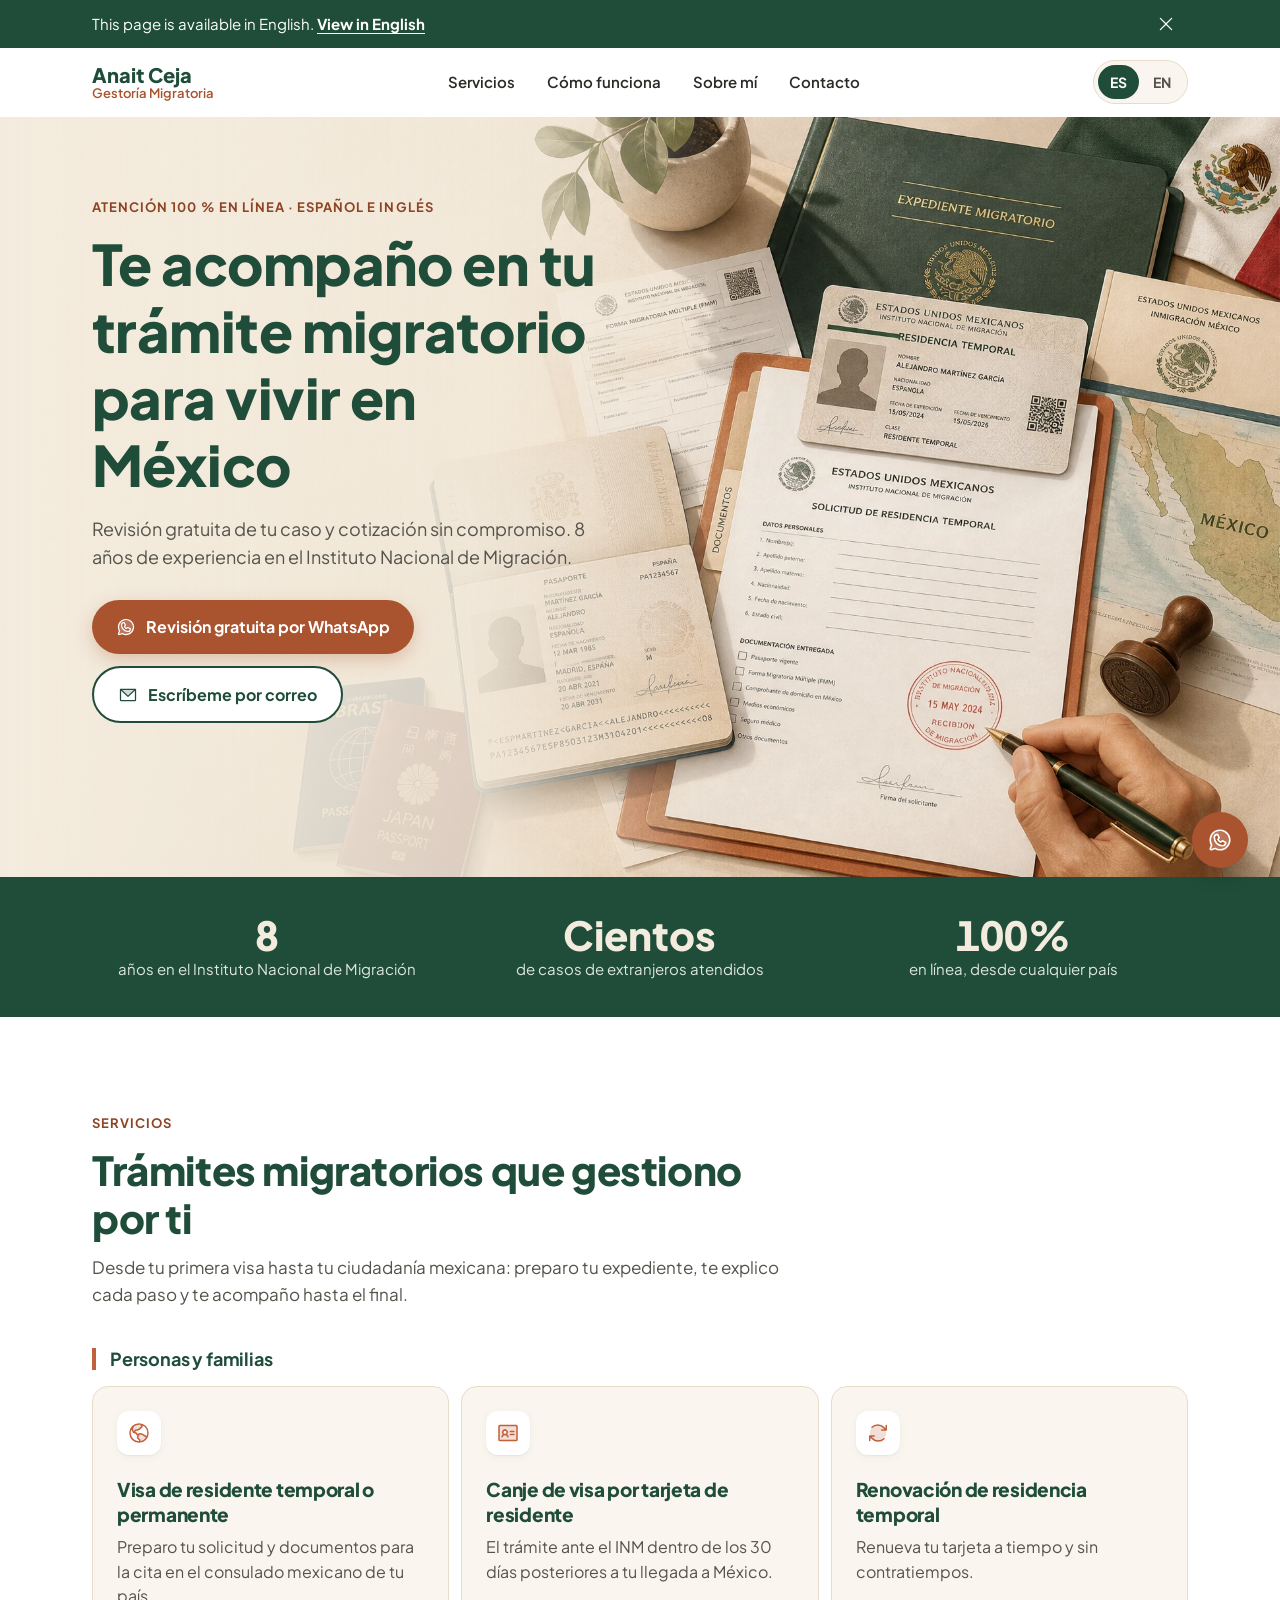
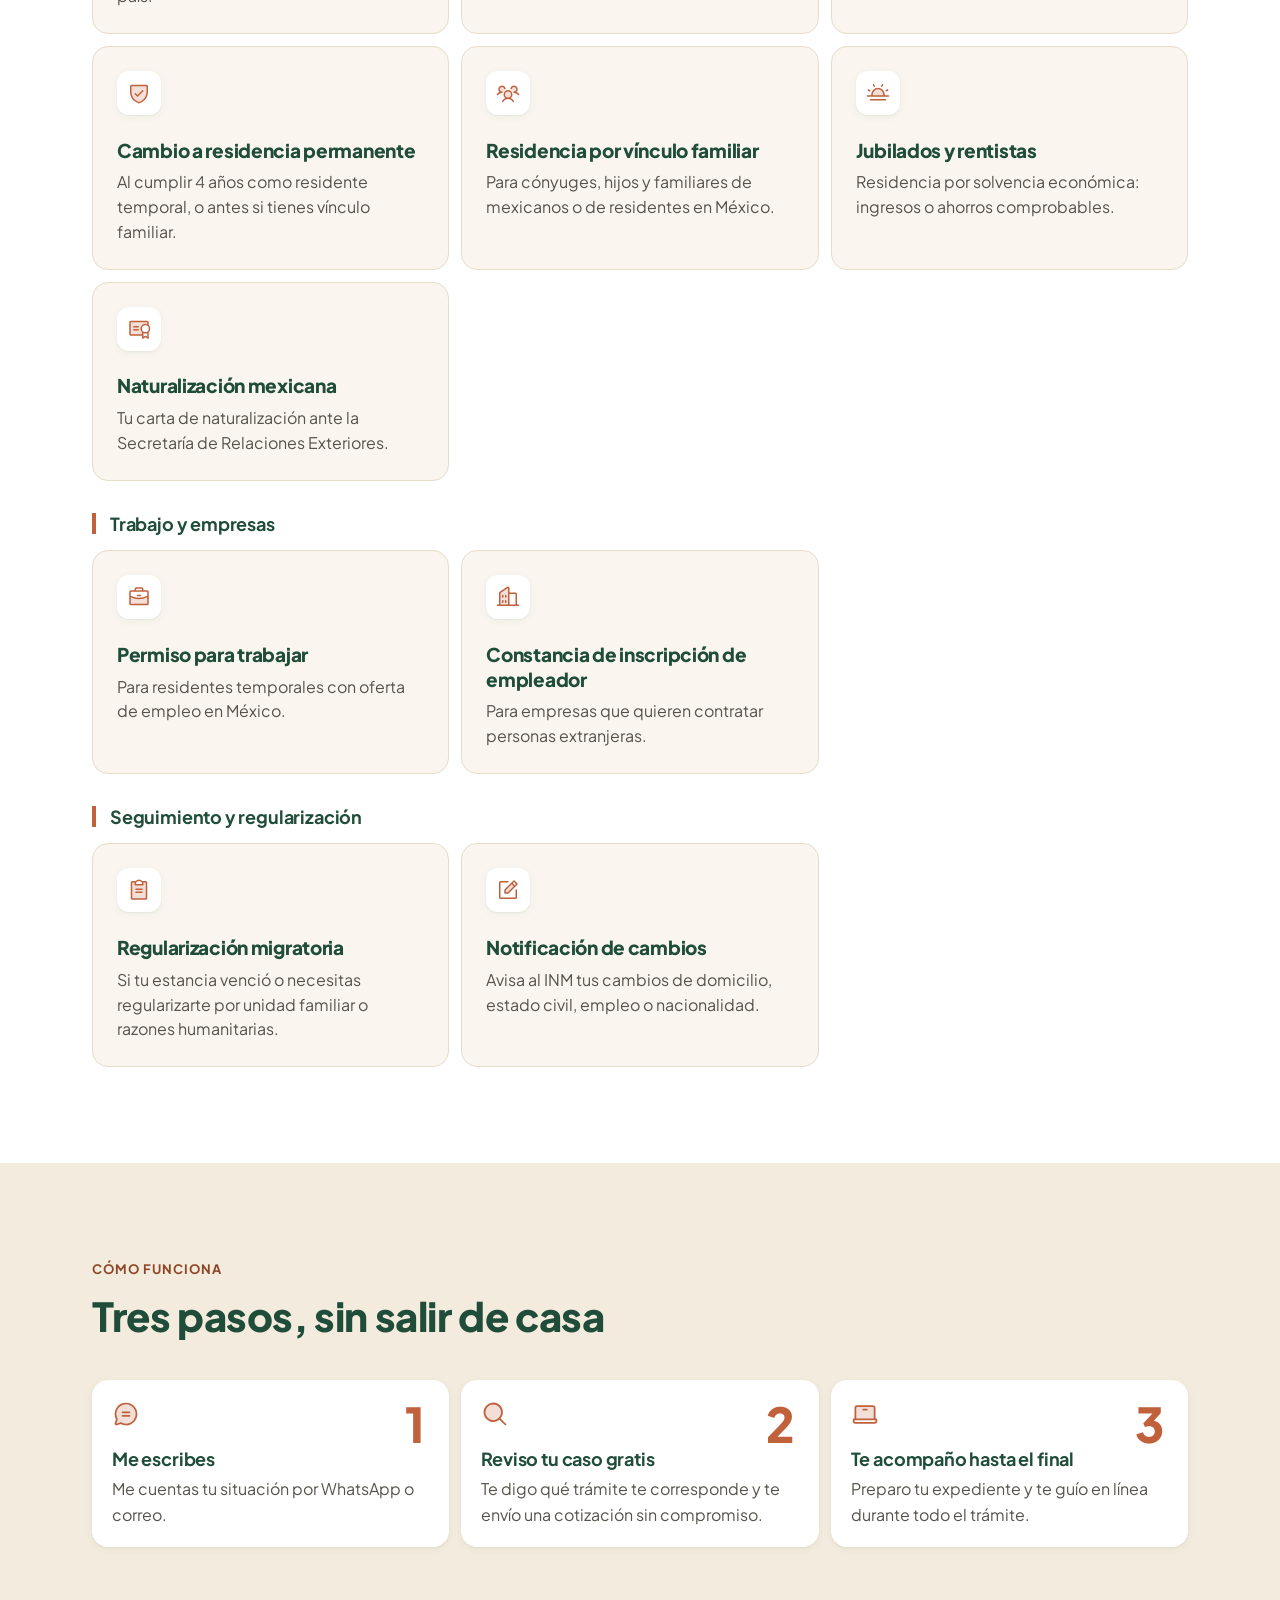
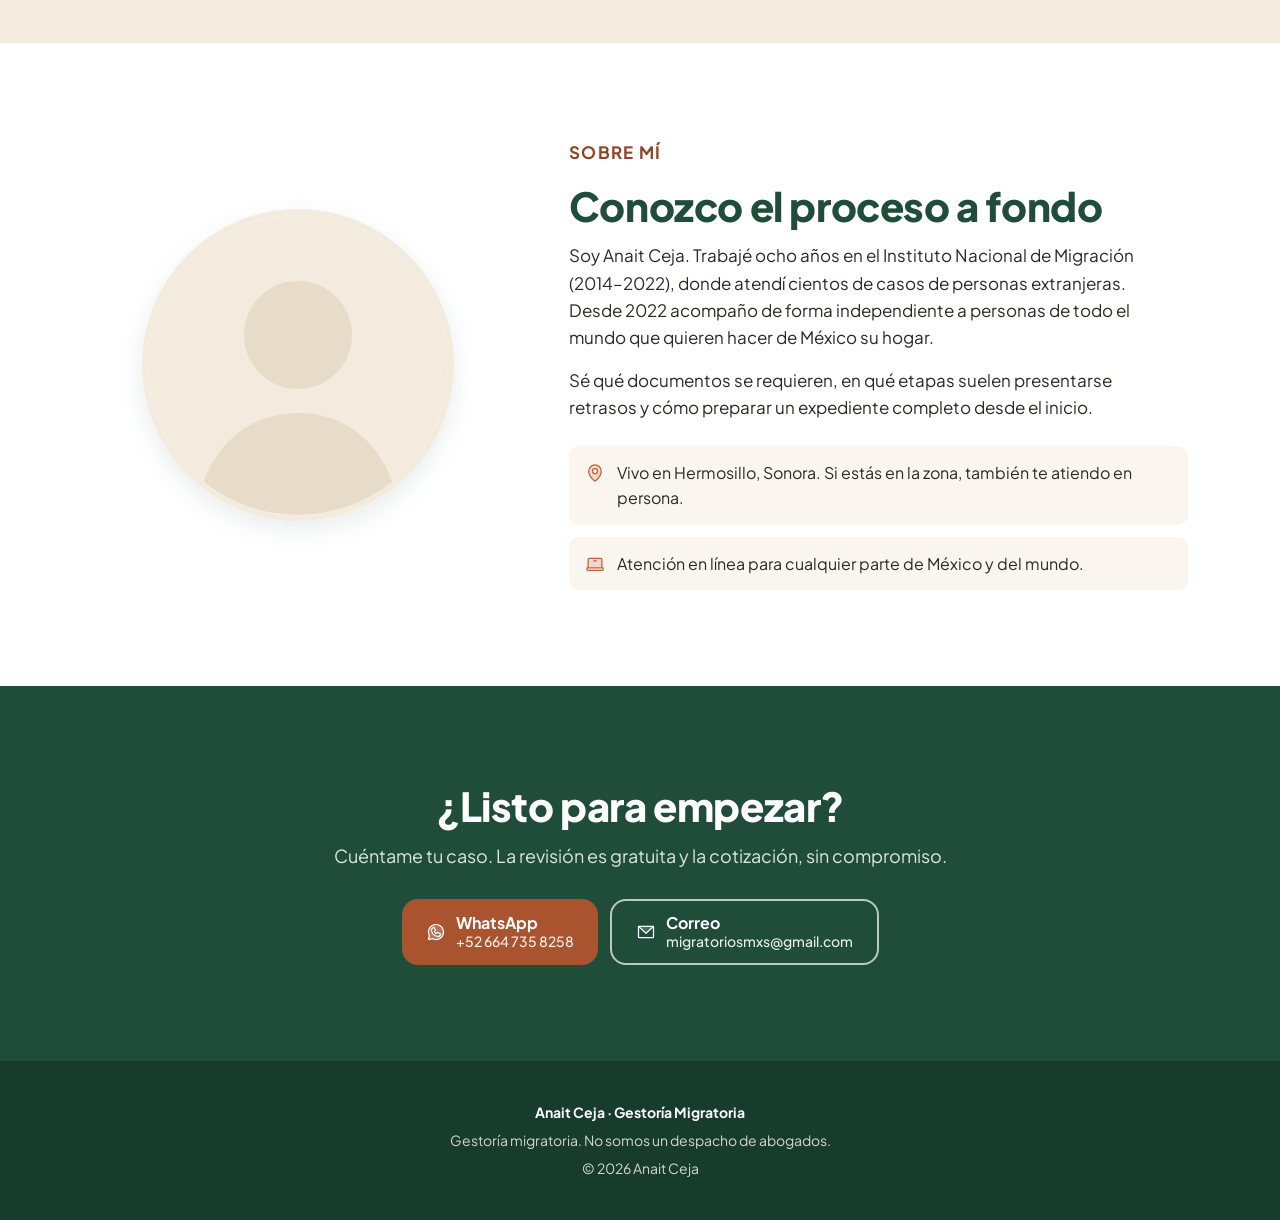
<file: index.html>
<!DOCTYPE html>
<html lang="es">
<head>
  <meta charset="utf-8">
  <meta name="viewport" content="width=device-width, initial-scale=1">
  <title>Trámites migratorios en México: residencia y visas | Anait Ceja</title>
  <meta name="description" content="Gestoría migratoria en línea para extranjeros que quieren vivir en México: visa de residente, canje y renovación de tarjeta, residencia temporal y permanente, regularización y naturalización. Revisión gratuita de tu caso.">
  <meta name="theme-color" content="#1F4D3A">
  <link rel="canonical" href="https://migratoriosmx.com/">
  <link rel="alternate" hreflang="es" href="https://migratoriosmx.com/">
  <link rel="alternate" hreflang="en" href="https://migratoriosmx.com/en/">
  <link rel="alternate" hreflang="x-default" href="https://migratoriosmx.com/">
  <meta property="og:type" content="website">
  <meta property="og:locale" content="es_MX">
  <meta property="og:title" content="Anait Ceja · Gestoría Migratoria">
  <meta property="og:description" content="Desde tu primera visa hasta tu ciudadanía mexicana, te acompaño en cada paso. Revisión gratuita de tu caso.">
  <meta property="og:url" content="https://migratoriosmx.com/">
  <meta property="og:image" content="https://migratoriosmx.com/img/banner-es.webp">
  <meta property="og:image:width" content="1536">
  <meta property="og:image:height" content="1024">
  <meta name="twitter:card" content="summary_large_image">
  <script type="application/ld+json">
{
  "@context": "https://schema.org",
  "@type": "ProfessionalService",
  "name": "Anait Ceja · Gestoría Migratoria",
  "alternateName": "Anait Ceja · Mexico Expat Services",
  "description": "Gestoría migratoria en línea para extranjeros que quieren vivir en México: visa de residente, canje y renovación de tarjeta, residencia temporal y permanente, regularización y naturalización. Revisión gratuita de tu caso.",
  "url": "https://migratoriosmx.com/",
  "image": "https://migratoriosmx.com/img/banner-es.webp",
  "logo": "https://migratoriosmx.com/img/favicon.svg",
  "telephone": "+52 664 735 8258",
  "email": "migratoriosmxs@gmail.com",
  "address": {
    "@type": "PostalAddress",
    "addressLocality": "Hermosillo",
    "addressRegion": "Sonora",
    "addressCountry": "MX"
  },
  "areaServed": {
    "@type": "Country",
    "name": "México"
  },
  "availableLanguage": [
    "es",
    "en"
  ],
  "founder": {
    "@type": "Person",
    "name": "Anait Ceja"
  },
  "hasOfferCatalog": {
    "@type": "OfferCatalog",
    "name": "Trámites migratorios",
    "itemListElement": [
      {
        "@type": "Offer",
        "itemOffered": {
          "@type": "Service",
          "name": "Visa de residente temporal o permanente"
        }
      },
      {
        "@type": "Offer",
        "itemOffered": {
          "@type": "Service",
          "name": "Canje de visa por tarjeta de residente"
        }
      },
      {
        "@type": "Offer",
        "itemOffered": {
          "@type": "Service",
          "name": "Renovación de residencia temporal"
        }
      },
      {
        "@type": "Offer",
        "itemOffered": {
          "@type": "Service",
          "name": "Cambio a residencia permanente"
        }
      },
      {
        "@type": "Offer",
        "itemOffered": {
          "@type": "Service",
          "name": "Residencia por vínculo familiar"
        }
      },
      {
        "@type": "Offer",
        "itemOffered": {
          "@type": "Service",
          "name": "Residencia para jubilados y rentistas"
        }
      },
      {
        "@type": "Offer",
        "itemOffered": {
          "@type": "Service",
          "name": "Naturalización mexicana"
        }
      },
      {
        "@type": "Offer",
        "itemOffered": {
          "@type": "Service",
          "name": "Permiso para trabajar"
        }
      },
      {
        "@type": "Offer",
        "itemOffered": {
          "@type": "Service",
          "name": "Constancia de inscripción del empleador"
        }
      },
      {
        "@type": "Offer",
        "itemOffered": {
          "@type": "Service",
          "name": "Regularización migratoria"
        }
      },
      {
        "@type": "Offer",
        "itemOffered": {
          "@type": "Service",
          "name": "Notificación de cambios ante el INM"
        }
      }
    ]
  }
}
  </script>
  <link rel="icon" href="img/favicon.svg" type="image/svg+xml">
  <link rel="preconnect" href="https://fonts.googleapis.com">
  <link rel="preconnect" href="https://fonts.gstatic.com" crossorigin>
  <link rel="stylesheet" href="https://fonts.googleapis.com/css2?family=Plus+Jakarta+Sans:wght@400;500;600;700;800&amp;display=swap">
  <link rel="stylesheet" href="styles.css">
  <link rel="preload" as="image" href="img/hero.webp" fetchpriority="high">
  <script src="script.js" defer></script>
</head>
<body>
  <!-- Íconos: Phosphor Icons (duotone), licencia MIT — https://phosphoricons.com -->
  <svg class="icon-sprite" aria-hidden="true" focusable="false">
    <symbol id="i-globe" viewBox="0 0 256 256"><path d="M213.09,172.48a96,96,0,0,1-80.41,51.41l3.17-16.44a8,8,0,0,0-2-6.95l-19.74-20.33a8,8,0,0,1-1.44-8.69l13.7-30.74a8,8,0,0,1,8.38-4.67l22.82,3.08a8.11,8.11,0,0,1,3.12,1.11ZM116.71,95,129,88.24a7.46,7.46,0,0,0,1.5-1.07l26.91-24.33A8,8,0,0,0,159,53l-10.5-18.81A96.62,96.62,0,0,0,128,32,95.61,95.61,0,0,0,67.78,53.23L56,81.08A8,8,0,0,0,55.88,87l11.5,30.67a8,8,0,0,0,5.81,5l2.69.58L89.2,100a8,8,0,0,1,6.94-4h16.71A7.9,7.9,0,0,0,116.71,95Z" opacity="0.2"/><path d="M128,24A104,104,0,1,0,232,128,104.11,104.11,0,0,0,128,24Zm88,104a87.62,87.62,0,0,1-6.4,32.94l-44.7-27.49a15.92,15.92,0,0,0-6.24-2.23l-22.82-3.08a16.11,16.11,0,0,0-16,7.86h-8.72l-3.8-7.86a15.91,15.91,0,0,0-11-8.67l-8-1.73L96.14,104h16.71a16.06,16.06,0,0,0,7.73-2l12.25-6.76a16.62,16.62,0,0,0,3-2.14l26.91-24.34A15.93,15.93,0,0,0,166,49.1l-.36-.65A88.11,88.11,0,0,1,216,128ZM143.31,41.34,152,56.9,125.09,81.24,112.85,88H96.14a16,16,0,0,0-13.88,8l-8.73,15.23L63.38,84.19,74.32,58.32a87.87,87.87,0,0,1,69-17ZM40,128a87.53,87.53,0,0,1,8.54-37.8l11.34,30.27a16,16,0,0,0,11.62,10l21.43,4.61L96.74,143a16.09,16.09,0,0,0,14.4,9h1.48l-7.23,16.23a16,16,0,0,0,2.86,17.37l.14.14L128,205.94l-1.94,10A88.11,88.11,0,0,1,40,128Zm102.58,86.78,1.13-5.81a16.09,16.09,0,0,0-4-13.9,1.85,1.85,0,0,1-.14-.14L120,174.74,133.7,144l22.82,3.08,45.72,28.12A88.18,88.18,0,0,1,142.58,214.78Z"/></symbol>
    <symbol id="i-card" viewBox="0 0 256 256"><path d="M216,48H40a8,8,0,0,0-8,8V200a8,8,0,0,0,8,8H216a8,8,0,0,0,8-8V56A8,8,0,0,0,216,48ZM96,144a24,24,0,1,1,24-24A24,24,0,0,1,96,144Z" opacity="0.2"/><path d="M200,112a8,8,0,0,1-8,8H152a8,8,0,0,1,0-16h40A8,8,0,0,1,200,112Zm-8,24H152a8,8,0,0,0,0,16h40a8,8,0,0,0,0-16Zm40-80V200a16,16,0,0,1-16,16H40a16,16,0,0,1-16-16V56A16,16,0,0,1,40,40H216A16,16,0,0,1,232,56ZM216,200V56H40V200H216Zm-80.26-34a8,8,0,1,1-15.5,4c-2.63-10.26-13.06-18-24.25-18s-21.61,7.74-24.25,18a8,8,0,1,1-15.5-4,39.84,39.84,0,0,1,17.19-23.34,32,32,0,1,1,45.12,0A39.76,39.76,0,0,1,135.75,166ZM96,136a16,16,0,1,0-16-16A16,16,0,0,0,96,136Z"/></symbol>
    <symbol id="i-refresh" viewBox="0 0 256 256"><path d="M216,128a88,88,0,1,1-88-88A88,88,0,0,1,216,128Z" opacity="0.2"/><path d="M224,48V96a8,8,0,0,1-8,8H168a8,8,0,0,1,0-16h28.69L182.06,73.37a79.56,79.56,0,0,0-56.13-23.43h-.45A79.52,79.52,0,0,0,69.59,72.71,8,8,0,0,1,58.41,61.27a96,96,0,0,1,135,.79L208,76.69V48a8,8,0,0,1,16,0ZM186.41,183.29a80,80,0,0,1-112.47-.66L59.31,168H88a8,8,0,0,0,0-16H40a8,8,0,0,0-8,8v48a8,8,0,0,0,16,0V179.31l14.63,14.63A95.43,95.43,0,0,0,130,222.06h.53a95.36,95.36,0,0,0,67.07-27.33,8,8,0,0,0-11.18-11.44Z"/></symbol>
    <symbol id="i-shield" viewBox="0 0 256 256"><path d="M216,56v56c0,96-88,120-88,120S40,208,40,112V56a8,8,0,0,1,8-8H208A8,8,0,0,1,216,56Z" opacity="0.2"/><path d="M208,40H48A16,16,0,0,0,32,56v56c0,52.72,25.52,84.67,46.93,102.19,23.06,18.86,46,25.26,47,25.53a8,8,0,0,0,4.2,0c1-.27,23.91-6.67,47-25.53C198.48,196.67,224,164.72,224,112V56A16,16,0,0,0,208,40Zm0,72c0,37.07-13.66,67.16-40.6,89.42A129.3,129.3,0,0,1,128,223.62a128.25,128.25,0,0,1-38.92-21.81C61.82,179.51,48,149.3,48,112l0-56,160,0ZM82.34,141.66a8,8,0,0,1,11.32-11.32L112,148.69l50.34-50.35a8,8,0,0,1,11.32,11.32l-56,56a8,8,0,0,1-11.32,0Z"/></symbol>
    <symbol id="i-users" viewBox="0 0 256 256"><path d="M168,144a40,40,0,1,1-40-40A40,40,0,0,1,168,144ZM64,56A32,32,0,1,0,96,88,32,32,0,0,0,64,56Zm128,0a32,32,0,1,0,32,32A32,32,0,0,0,192,56Z" opacity="0.2"/><path d="M244.8,150.4a8,8,0,0,1-11.2-1.6A51.6,51.6,0,0,0,192,128a8,8,0,0,1,0-16,24,24,0,1,0-23.24-30,8,8,0,1,1-15.5-4A40,40,0,1,1,219,117.51a67.94,67.94,0,0,1,27.43,21.68A8,8,0,0,1,244.8,150.4ZM190.92,212a8,8,0,1,1-13.85,8,57,57,0,0,0-98.15,0,8,8,0,1,1-13.84-8,72.06,72.06,0,0,1,33.74-29.92,48,48,0,1,1,58.36,0A72.06,72.06,0,0,1,190.92,212ZM128,176a32,32,0,1,0-32-32A32,32,0,0,0,128,176ZM72,120a8,8,0,0,0-8-8A24,24,0,1,1,87.24,82a8,8,0,1,0,15.5-4A40,40,0,1,0,37,117.51,67.94,67.94,0,0,0,9.6,139.19a8,8,0,1,0,12.8,9.61A51.6,51.6,0,0,1,64,128,8,8,0,0,0,72,120Z"/></symbol>
    <symbol id="i-sun" viewBox="0 0 256 256"><path d="M192,144a64.33,64.33,0,0,1-2,16H66a64,64,0,1,1,126-16Z" opacity="0.2"/><path d="M240,152H199.55a73.54,73.54,0,0,0,.45-8,72,72,0,0,0-144,0,73.54,73.54,0,0,0,.45,8H16a8,8,0,0,0,0,16H240a8,8,0,0,0,0-16ZM72,144a56,56,0,1,1,111.41,8H72.59A56.13,56.13,0,0,1,72,144Zm144,56a8,8,0,0,1-8,8H48a8,8,0,0,1,0-16H208A8,8,0,0,1,216,200ZM72.84,43.58a8,8,0,0,1,14.32-7.16l8,16a8,8,0,0,1-14.32,7.16Zm-56,48.84a8,8,0,0,1,10.74-3.57l16,8a8,8,0,0,1-7.16,14.31l-16-8A8,8,0,0,1,16.84,92.42Zm192,15.16a8,8,0,0,1,3.58-10.73l16-8a8,8,0,1,1,7.16,14.31l-16,8a8,8,0,0,1-10.74-3.58Zm-48-55.16,8-16a8,8,0,0,1,14.32,7.16l-8,16a8,8,0,1,1-14.32-7.16Z"/></symbol>
    <symbol id="i-award" viewBox="0 0 256 256"><path d="M224,56V90.06h0a44,44,0,1,0-56,67.88h0V192H40a8,8,0,0,1-8-8V56a8,8,0,0,1,8-8H216A8,8,0,0,1,224,56Z" opacity="0.2"/><path d="M128,136a8,8,0,0,1-8,8H72a8,8,0,0,1,0-16h48A8,8,0,0,1,128,136Zm-8-40H72a8,8,0,0,0,0,16h48a8,8,0,0,0,0-16Zm112,65.47V224A8,8,0,0,1,220,231l-24-13.74L172,231A8,8,0,0,1,160,224V200H40a16,16,0,0,1-16-16V56A16,16,0,0,1,40,40H216a16,16,0,0,1,16,16V86.53a51.88,51.88,0,0,1,0,74.94ZM160,184V161.47A52,52,0,0,1,216,76V56H40V184Zm56-12a51.88,51.88,0,0,1-40,0v38.22l16-9.16a8,8,0,0,1,7.94,0l16,9.16Zm16-48a36,36,0,1,0-36,36A36,36,0,0,0,232,124Z"/></symbol>
    <symbol id="i-briefcase" viewBox="0 0 256 256"><path d="M224,118.31V200a8,8,0,0,1-8,8H40a8,8,0,0,1-8-8V118.31h0A191.14,191.14,0,0,0,128,144,191.08,191.08,0,0,0,224,118.31Z" opacity="0.2"/><path d="M104,112a8,8,0,0,1,8-8h32a8,8,0,0,1,0,16H112A8,8,0,0,1,104,112ZM232,72V200a16,16,0,0,1-16,16H40a16,16,0,0,1-16-16V72A16,16,0,0,1,40,56H80V48a24,24,0,0,1,24-24h48a24,24,0,0,1,24,24v8h40A16,16,0,0,1,232,72ZM96,56h64V48a8,8,0,0,0-8-8H104a8,8,0,0,0-8,8ZM40,72v41.62A184.07,184.07,0,0,0,128,136a184,184,0,0,0,88-22.39V72ZM216,200V131.63A200.25,200.25,0,0,1,128,152a200.19,200.19,0,0,1-88-20.36V200H216Z"/></symbol>
    <symbol id="i-building" viewBox="0 0 256 256"><path d="M136,32V216H40V85.35a8,8,0,0,1,3.56-6.66l80-53.33A8,8,0,0,1,136,32Z" opacity="0.2"/><path d="M240,208H224V96a16,16,0,0,0-16-16H144V32a16,16,0,0,0-24.88-13.32L39.12,72A16,16,0,0,0,32,85.34V208H16a8,8,0,0,0,0,16H240a8,8,0,0,0,0-16ZM208,96V208H144V96ZM48,85.34,128,32V208H48ZM112,112v16a8,8,0,0,1-16,0V112a8,8,0,1,1,16,0Zm-32,0v16a8,8,0,0,1-16,0V112a8,8,0,1,1,16,0Zm0,56v16a8,8,0,0,1-16,0V168a8,8,0,0,1,16,0Zm32,0v16a8,8,0,0,1-16,0V168a8,8,0,0,1,16,0Z"/></symbol>
    <symbol id="i-file-check" viewBox="0 0 256 256"><path d="M208,48V216a8,8,0,0,1-8,8H56a8,8,0,0,1-8-8V48a8,8,0,0,1,8-8H96a39.83,39.83,0,0,0-8,24v8h80V64a39.83,39.83,0,0,0-8-24h40A8,8,0,0,1,208,48Z" opacity="0.2"/><path d="M168,152a8,8,0,0,1-8,8H96a8,8,0,0,1,0-16h64A8,8,0,0,1,168,152Zm-8-40H96a8,8,0,0,0,0,16h64a8,8,0,0,0,0-16Zm56-64V216a16,16,0,0,1-16,16H56a16,16,0,0,1-16-16V48A16,16,0,0,1,56,32H92.26a47.92,47.92,0,0,1,71.48,0H200A16,16,0,0,1,216,48ZM96,64h64a32,32,0,0,0-64,0ZM200,48H173.25A47.93,47.93,0,0,1,176,64v8a8,8,0,0,1-8,8H88a8,8,0,0,1-8-8V64a47.93,47.93,0,0,1,2.75-16H56V216H200Z"/></symbol>
    <symbol id="i-pen" viewBox="0 0 256 256"><path d="M200,88l-72,72H96V128l72-72Z" opacity="0.2"/><path d="M229.66,58.34l-32-32a8,8,0,0,0-11.32,0l-96,96A8,8,0,0,0,88,128v32a8,8,0,0,0,8,8h32a8,8,0,0,0,5.66-2.34l96-96A8,8,0,0,0,229.66,58.34ZM124.69,152H104V131.31l64-64L188.69,88ZM200,76.69,179.31,56,192,43.31,212.69,64ZM224,128v80a16,16,0,0,1-16,16H48a16,16,0,0,1-16-16V48A16,16,0,0,1,48,32h80a8,8,0,0,1,0,16H48V208H208V128a8,8,0,0,1,16,0Z"/></symbol>
    <symbol id="i-chat" viewBox="0 0 256 256"><path d="M224,128A96,96,0,0,1,79.93,211.11h0L42.54,223.58a8,8,0,0,1-10.12-10.12l12.47-37.39h0A96,96,0,1,1,224,128Z" opacity="0.2"/><path d="M128,24A104,104,0,0,0,36.18,176.88L24.83,210.93a16,16,0,0,0,20.24,20.24l34.05-11.35A104,104,0,1,0,128,24Zm0,192a87.87,87.87,0,0,1-44.06-11.81,8,8,0,0,0-4-1.08,7.85,7.85,0,0,0-2.53.42L40,216,52.47,178.6a8,8,0,0,0-.66-6.54A88,88,0,1,1,128,216Zm40-104a8,8,0,0,1-8,8H96a8,8,0,0,1,0-16h64A8,8,0,0,1,168,112Zm0,32a8,8,0,0,1-8,8H96a8,8,0,0,1,0-16h64A8,8,0,0,1,168,144Z"/></symbol>
    <symbol id="i-whatsapp" viewBox="0 0 256 256"><path d="M128,32A96,96,0,0,0,44.89,176.07L32.42,213.46a8,8,0,0,0,10.12,10.12l37.39-12.47A96,96,0,1,0,128,32Zm24,152a80,80,0,0,1-80-80,32,32,0,0,1,32-32l16,32-12.32,18.47a48.19,48.19,0,0,0,25.85,25.85L152,136l32,16A32,32,0,0,1,152,184Z" opacity="0.2"/><path d="M187.58,144.84l-32-16a8,8,0,0,0-8,.5l-14.69,9.8a40.55,40.55,0,0,1-16-16l9.8-14.69a8,8,0,0,0,.5-8l-16-32A8,8,0,0,0,104,64a40,40,0,0,0-40,40,88.1,88.1,0,0,0,88,88,40,40,0,0,0,40-40A8,8,0,0,0,187.58,144.84ZM152,176a72.08,72.08,0,0,1-72-72A24,24,0,0,1,99.29,80.46l11.48,23L101,118a8,8,0,0,0-.73,7.51,56.47,56.47,0,0,0,30.15,30.15A8,8,0,0,0,138,155l14.62-9.74,23,11.48A24,24,0,0,1,152,176ZM128,24A104,104,0,0,0,36.18,176.88L24.83,210.93a16,16,0,0,0,20.24,20.24l34.05-11.35A104,104,0,1,0,128,24Zm0,192a87.87,87.87,0,0,1-44.06-11.81,8,8,0,0,0-6.54-.67L40,216,52.47,178.6a8,8,0,0,0-.66-6.54A88,88,0,1,1,128,216Z"/></symbol>
    <symbol id="i-mail" viewBox="0 0 256 256"><path d="M224,56l-96,88L32,56Z" opacity="0.2"/><path d="M224,48H32a8,8,0,0,0-8,8V192a16,16,0,0,0,16,16H216a16,16,0,0,0,16-16V56A8,8,0,0,0,224,48ZM203.43,64,128,133.15,52.57,64ZM216,192H40V74.19l82.59,75.71a8,8,0,0,0,10.82,0L216,74.19V192Z"/></symbol>
    <symbol id="i-pin" viewBox="0 0 256 256"><path d="M128,24a80,80,0,0,0-80,80c0,72,80,128,80,128s80-56,80-128A80,80,0,0,0,128,24Zm0,112a32,32,0,1,1,32-32A32,32,0,0,1,128,136Z" opacity="0.2"/><path d="M128,64a40,40,0,1,0,40,40A40,40,0,0,0,128,64Zm0,64a24,24,0,1,1,24-24A24,24,0,0,1,128,128Zm0-112a88.1,88.1,0,0,0-88,88c0,31.4,14.51,64.68,42,96.25a254.19,254.19,0,0,0,41.45,38.3,8,8,0,0,0,9.18,0A254.19,254.19,0,0,0,174,200.25c27.45-31.57,42-64.85,42-96.25A88.1,88.1,0,0,0,128,16Zm0,206c-16.53-13-72-60.75-72-118a72,72,0,0,1,144,0C200,161.23,144.53,209,128,222Z"/></symbol>
    <symbol id="i-laptop" viewBox="0 0 256 256"><path d="M216,72V176H40V72A16,16,0,0,1,56,56H200A16,16,0,0,1,216,72Z" opacity="0.2"/><path d="M232,168h-8V72a24,24,0,0,0-24-24H56A24,24,0,0,0,32,72v96H24a8,8,0,0,0-8,8v16a24,24,0,0,0,24,24H216a24,24,0,0,0,24-24V176A8,8,0,0,0,232,168ZM48,72a8,8,0,0,1,8-8H200a8,8,0,0,1,8,8v96H48ZM224,192a8,8,0,0,1-8,8H40a8,8,0,0,1-8-8v-8H224ZM152,88a8,8,0,0,1-8,8H112a8,8,0,0,1,0-16h32A8,8,0,0,1,152,88Z"/></symbol>
    <symbol id="i-search" viewBox="0 0 256 256"><path d="M192,112a80,80,0,1,1-80-80A80,80,0,0,1,192,112Z" opacity="0.2"/><path d="M229.66,218.34,179.6,168.28a88.21,88.21,0,1,0-11.32,11.31l50.06,50.07a8,8,0,0,0,11.32-11.32ZM40,112a72,72,0,1,1,72,72A72.08,72.08,0,0,1,40,112Z"/></symbol>
    <symbol id="i-close" viewBox="0 0 256 256"><path d="M205.66,194.34a8,8,0,0,1-11.32,11.32L128,139.31,61.66,205.66a8,8,0,0,1-11.32-11.32L116.69,128,50.34,61.66A8,8,0,0,1,61.66,50.34L128,116.69l66.34-66.35a8,8,0,0,1,11.32,11.32L139.31,128Z"/></symbol>
    <symbol id="i-menu" viewBox="0 0 256 256"><path d="M216,64V192H40V64Z" opacity="0.2"/><path d="M224,128a8,8,0,0,1-8,8H40a8,8,0,0,1,0-16H216A8,8,0,0,1,224,128ZM40,72H216a8,8,0,0,0,0-16H40a8,8,0,0,0,0,16ZM216,184H40a8,8,0,0,0,0,16H216a8,8,0,0,0,0-16Z"/></symbol>
  </svg>

  <div class="lang-suggest" data-suggest-lang="en" lang="en" hidden>
    <div class="container lang-suggest-inner">
      <p>This page is available in English. <a href="en/" hreflang="en">View in English</a></p>
      <button type="button" class="lang-suggest-close" aria-label="Close">
        <svg class="icon" aria-hidden="true"><use href="#i-close"/></svg>
      </button>
    </div>
  </div>

  <a class="skip-link" href="#main">Saltar al contenido</a>

  <header class="site-header">
    <div class="container header-inner">
      <a class="brand" href="#inicio">
        <span class="brand-name">Anait Ceja</span>
        <span class="brand-tag">Gestoría Migratoria</span>
      </a>
      <nav class="main-nav" aria-label="Principal">
        <a href="#servicios">Servicios</a>
        <a href="#como-funciona">Cómo funciona</a>
        <a href="#sobre-mi">Sobre mí</a>
        <a href="#contacto">Contacto</a>
      </nav>
      <div class="header-actions">
        <a class="lang-toggle" href="en/" hreflang="en" aria-label="English version">
          <span class="is-active">ES</span>
          <span>EN</span>
        </a>
        <button id="menu-toggle" class="menu-toggle" type="button" aria-expanded="false" aria-controls="mobile-menu">
          <svg class="icon" aria-hidden="true"><use href="#i-menu"/></svg>
          <span class="visually-hidden">Menú</span>
        </button>
      </div>
    </div>
    <nav id="mobile-menu" class="mobile-menu" aria-label="Menú" hidden>
      <a href="#servicios">Servicios</a>
      <a href="#como-funciona">Cómo funciona</a>
      <a href="#sobre-mi">Sobre mí</a>
      <a href="#contacto">Contacto</a>
    </nav>
  </header>

  <main id="main">
    <section id="inicio" class="hero">
      <img class="hero-image" src="img/hero.webp" width="2048" height="1152" alt="" fetchpriority="high">
      <div class="container hero-inner">
        <div class="hero-content">
          <p class="eyebrow" data-reveal>Atención 100 % en línea · Español e inglés</p>
          <h1 data-reveal style="--i:1">
            Te acompaño en tu trámite migratorio para vivir en México
          </h1>
          <p class="lead" data-reveal style="--i:2">
            Revisión gratuita de tu caso y cotización sin compromiso. 8 años de experiencia en el Instituto Nacional de Migración.
          </p>
          <div id="hero-cta" class="cta-row" data-reveal style="--i:3">
            <a class="btn btn-primary" data-contact="whatsapp" href="https://wa.me/526647358258?text=Hola%20Anait%2C%20me%20gustar%C3%ADa%20una%20revisi%C3%B3n%20gratuita%20de%20mi%20caso%20migratorio." target="_blank" rel="noopener">
              <svg class="icon" aria-hidden="true"><use href="#i-whatsapp"/></svg>
              Revisión gratuita por WhatsApp
            </a>
            <a class="btn btn-secondary" data-contact="email" href="mailto:migratoriosmxs@gmail.com?subject=Revisi%C3%B3n%20gratuita%20de%20mi%20caso%20migratorio">
              <svg class="icon" aria-hidden="true"><use href="#i-mail"/></svg>
              Escríbeme por correo
            </a>
          </div>
        </div>
      </div>
    </section>

    <section class="stats" aria-label="Experiencia">
      <div class="container stats-grid">
        <div class="stat" data-reveal>
          <p class="stat-number"><span data-count="8">8</span></p>
          <p class="stat-label">años en el Instituto Nacional de Migración</p>
        </div>
        <div class="stat" data-reveal style="--i:1">
          <p class="stat-number">Cientos</p>
          <p class="stat-label">de casos de extranjeros atendidos</p>
        </div>
        <div class="stat" data-reveal style="--i:2">
          <p class="stat-number"><span data-count="100">100</span>%</p>
          <p class="stat-label">en línea, desde cualquier país</p>
        </div>
      </div>
    </section>

    <section id="servicios" class="section">
      <div class="container">
        <header class="section-header" data-reveal>
          <p class="eyebrow">Servicios</p>
          <h2>Trámites migratorios que gestiono por ti</h2>
          <p class="section-intro">Desde tu primera visa hasta tu ciudadanía mexicana: preparo tu expediente, te explico cada paso y te acompaño hasta el final.</p>
        </header>

        <div class="service-group">
          <h3 class="group-title" data-reveal>Personas y familias</h3>
          <ul class="cards">
            <li class="card" data-reveal>
              <svg class="card-icon" aria-hidden="true"><use href="#i-globe"/></svg>
              <h4>Visa de residente temporal o permanente</h4>
              <p>Preparo tu solicitud y documentos para la cita en el consulado mexicano de tu país.</p>
            </li>
            <li class="card" data-reveal style="--i:1">
              <svg class="card-icon" aria-hidden="true"><use href="#i-card"/></svg>
              <h4>Canje de visa por tarjeta de residente</h4>
              <p>El trámite ante el INM dentro de los 30 días posteriores a tu llegada a México.</p>
            </li>
            <li class="card" data-reveal style="--i:2">
              <svg class="card-icon" aria-hidden="true"><use href="#i-refresh"/></svg>
              <h4>Renovación de residencia temporal</h4>
              <p>Renueva tu tarjeta a tiempo y sin contratiempos.</p>
            </li>
            <li class="card" data-reveal style="--i:3">
              <svg class="card-icon" aria-hidden="true"><use href="#i-shield"/></svg>
              <h4>Cambio a residencia permanente</h4>
              <p>Al cumplir 4 años como residente temporal, o antes si tienes vínculo familiar.</p>
            </li>
            <li class="card" data-reveal>
              <svg class="card-icon" aria-hidden="true"><use href="#i-users"/></svg>
              <h4>Residencia por vínculo familiar</h4>
              <p>Para cónyuges, hijos y familiares de mexicanos o de residentes en México.</p>
            </li>
            <li class="card" data-reveal style="--i:1">
              <svg class="card-icon" aria-hidden="true"><use href="#i-sun"/></svg>
              <h4>Jubilados y rentistas</h4>
              <p>Residencia por solvencia económica: ingresos o ahorros comprobables.</p>
            </li>
            <li class="card" data-reveal style="--i:2">
              <svg class="card-icon" aria-hidden="true"><use href="#i-award"/></svg>
              <h4>Naturalización mexicana</h4>
              <p>Tu carta de naturalización ante la Secretaría de Relaciones Exteriores.</p>
            </li>
          </ul>
        </div>

        <div class="service-group">
          <h3 class="group-title" data-reveal>Trabajo y empresas</h3>
          <ul class="cards">
            <li class="card" data-reveal>
              <svg class="card-icon" aria-hidden="true"><use href="#i-briefcase"/></svg>
              <h4>Permiso para trabajar</h4>
              <p>Para residentes temporales con oferta de empleo en México.</p>
            </li>
            <li class="card" data-reveal style="--i:1">
              <svg class="card-icon" aria-hidden="true"><use href="#i-building"/></svg>
              <h4>Constancia de inscripción de empleador</h4>
              <p>Para empresas que quieren contratar personas extranjeras.</p>
            </li>
          </ul>
        </div>

        <div class="service-group">
          <h3 class="group-title" data-reveal>Seguimiento y regularización</h3>
          <ul class="cards">
            <li class="card" data-reveal>
              <svg class="card-icon" aria-hidden="true"><use href="#i-file-check"/></svg>
              <h4>Regularización migratoria</h4>
              <p>Si tu estancia venció o necesitas regularizarte por unidad familiar o razones humanitarias.</p>
            </li>
            <li class="card" data-reveal style="--i:1">
              <svg class="card-icon" aria-hidden="true"><use href="#i-pen"/></svg>
              <h4>Notificación de cambios</h4>
              <p>Avisa al INM tus cambios de domicilio, estado civil, empleo o nacionalidad.</p>
            </li>
          </ul>
        </div>
      </div>
    </section>

    <section id="como-funciona" class="section section-sand">
      <div class="container">
        <header class="section-header" data-reveal>
          <p class="eyebrow">Cómo funciona</p>
          <h2>Tres pasos, sin salir de casa</h2>
        </header>
        <ol class="steps">
          <li class="step" data-reveal>
            <span class="step-number" aria-hidden="true">1</span>
            <svg class="step-icon" aria-hidden="true"><use href="#i-chat"/></svg>
            <h3>Me escribes</h3>
            <p>Me cuentas tu situación por WhatsApp o correo.</p>
          </li>
          <li class="step" data-reveal style="--i:1">
            <span class="step-number" aria-hidden="true">2</span>
            <svg class="step-icon" aria-hidden="true"><use href="#i-search"/></svg>
            <h3>Reviso tu caso gratis</h3>
            <p>Te digo qué trámite te corresponde y te envío una cotización sin compromiso.</p>
          </li>
          <li class="step" data-reveal style="--i:2">
            <span class="step-number" aria-hidden="true">3</span>
            <svg class="step-icon" aria-hidden="true"><use href="#i-laptop"/></svg>
            <h3>Te acompaño hasta el final</h3>
            <p>Preparo tu expediente y te guío en línea durante todo el trámite.</p>
          </li>
        </ol>
      </div>
    </section>

    <section id="sobre-mi" class="section">
      <div class="container about">
        <div class="about-photo" data-reveal>
          <img src="img/anait.svg" width="400" height="400" alt="Anait Ceja" loading="lazy">
        </div>
        <div class="about-text">
          <p class="eyebrow" data-reveal>Sobre mí</p>
          <h2 data-reveal style="--i:1">Conozco el proceso a fondo</h2>
          <p data-reveal style="--i:2">
            Soy Anait Ceja. Trabajé ocho años en el Instituto Nacional de Migración (2014–2022), donde atendí cientos de casos de personas extranjeras. Desde 2022 acompaño de forma independiente a personas de todo el mundo que quieren hacer de México su hogar.
          </p>
          <p data-reveal style="--i:3">
            Sé qué documentos se requieren, en qué etapas suelen presentarse retrasos y cómo preparar un expediente completo desde el inicio.
          </p>
          <ul class="about-facts" data-reveal style="--i:4">
            <li>
              <svg class="icon" aria-hidden="true"><use href="#i-pin"/></svg>
              Vivo en Hermosillo, Sonora. Si estás en la zona, también te atiendo en persona.
            </li>
            <li>
              <svg class="icon" aria-hidden="true"><use href="#i-laptop"/></svg>
              Atención en línea para cualquier parte de México y del mundo.
            </li>
          </ul>
        </div>
      </div>
    </section>

    <section id="contacto" class="section contact">
      <div class="container contact-inner" data-reveal>
        <h2>¿Listo para empezar?</h2>
        <p class="lead">Cuéntame tu caso. La revisión es gratuita y la cotización, sin compromiso.</p>
        <div class="cta-row cta-center">
          <a class="btn btn-primary btn-on-dark btn-contact" data-contact="whatsapp" href="https://wa.me/526647358258?text=Hola%20Anait%2C%20me%20gustar%C3%ADa%20una%20revisi%C3%B3n%20gratuita%20de%20mi%20caso%20migratorio." target="_blank" rel="noopener">
            <svg class="icon" aria-hidden="true"><use href="#i-whatsapp"/></svg>
            <span class="btn-text">
              <span class="btn-label">WhatsApp</span>
              <span class="btn-detail">+52 664 735 8258</span>
            </span>
          </a>
          <a class="btn btn-ghost btn-contact" data-contact="email" href="mailto:migratoriosmxs@gmail.com?subject=Revisi%C3%B3n%20gratuita%20de%20mi%20caso%20migratorio">
            <svg class="icon" aria-hidden="true"><use href="#i-mail"/></svg>
            <span class="btn-text">
              <span class="btn-label">Correo</span>
              <span class="btn-detail">migratoriosmxs@gmail.com</span>
            </span>
          </a>
        </div>
      </div>
    </section>
  </main>

  <footer class="site-footer">
    <div class="container footer-inner">
      <p class="footer-brand">Anait Ceja · Gestoría Migratoria</p>
      <p class="disclaimer">Gestoría migratoria. No somos un despacho de abogados.</p>
      <p class="copyright">© <span id="year">2026</span> Anait Ceja</p>
    </div>
  </footer>

  <a class="cta-bar" data-contact="whatsapp" href="https://wa.me/526647358258?text=Hola%20Anait%2C%20me%20gustar%C3%ADa%20una%20revisi%C3%B3n%20gratuita%20de%20mi%20caso%20migratorio." target="_blank" rel="noopener">
    <svg class="icon" aria-hidden="true"><use href="#i-whatsapp"/></svg>
    Revisión gratuita por WhatsApp
  </a>

  <a class="whatsapp-float" data-contact="whatsapp" href="https://wa.me/526647358258?text=Hola%20Anait%2C%20me%20gustar%C3%ADa%20una%20revisi%C3%B3n%20gratuita%20de%20mi%20caso%20migratorio." target="_blank" rel="noopener">
    <svg class="icon" aria-hidden="true"><use href="#i-whatsapp"/></svg>
    <span class="visually-hidden">Escríbeme por WhatsApp</span>
  </a>
</body>
</html>
</file>
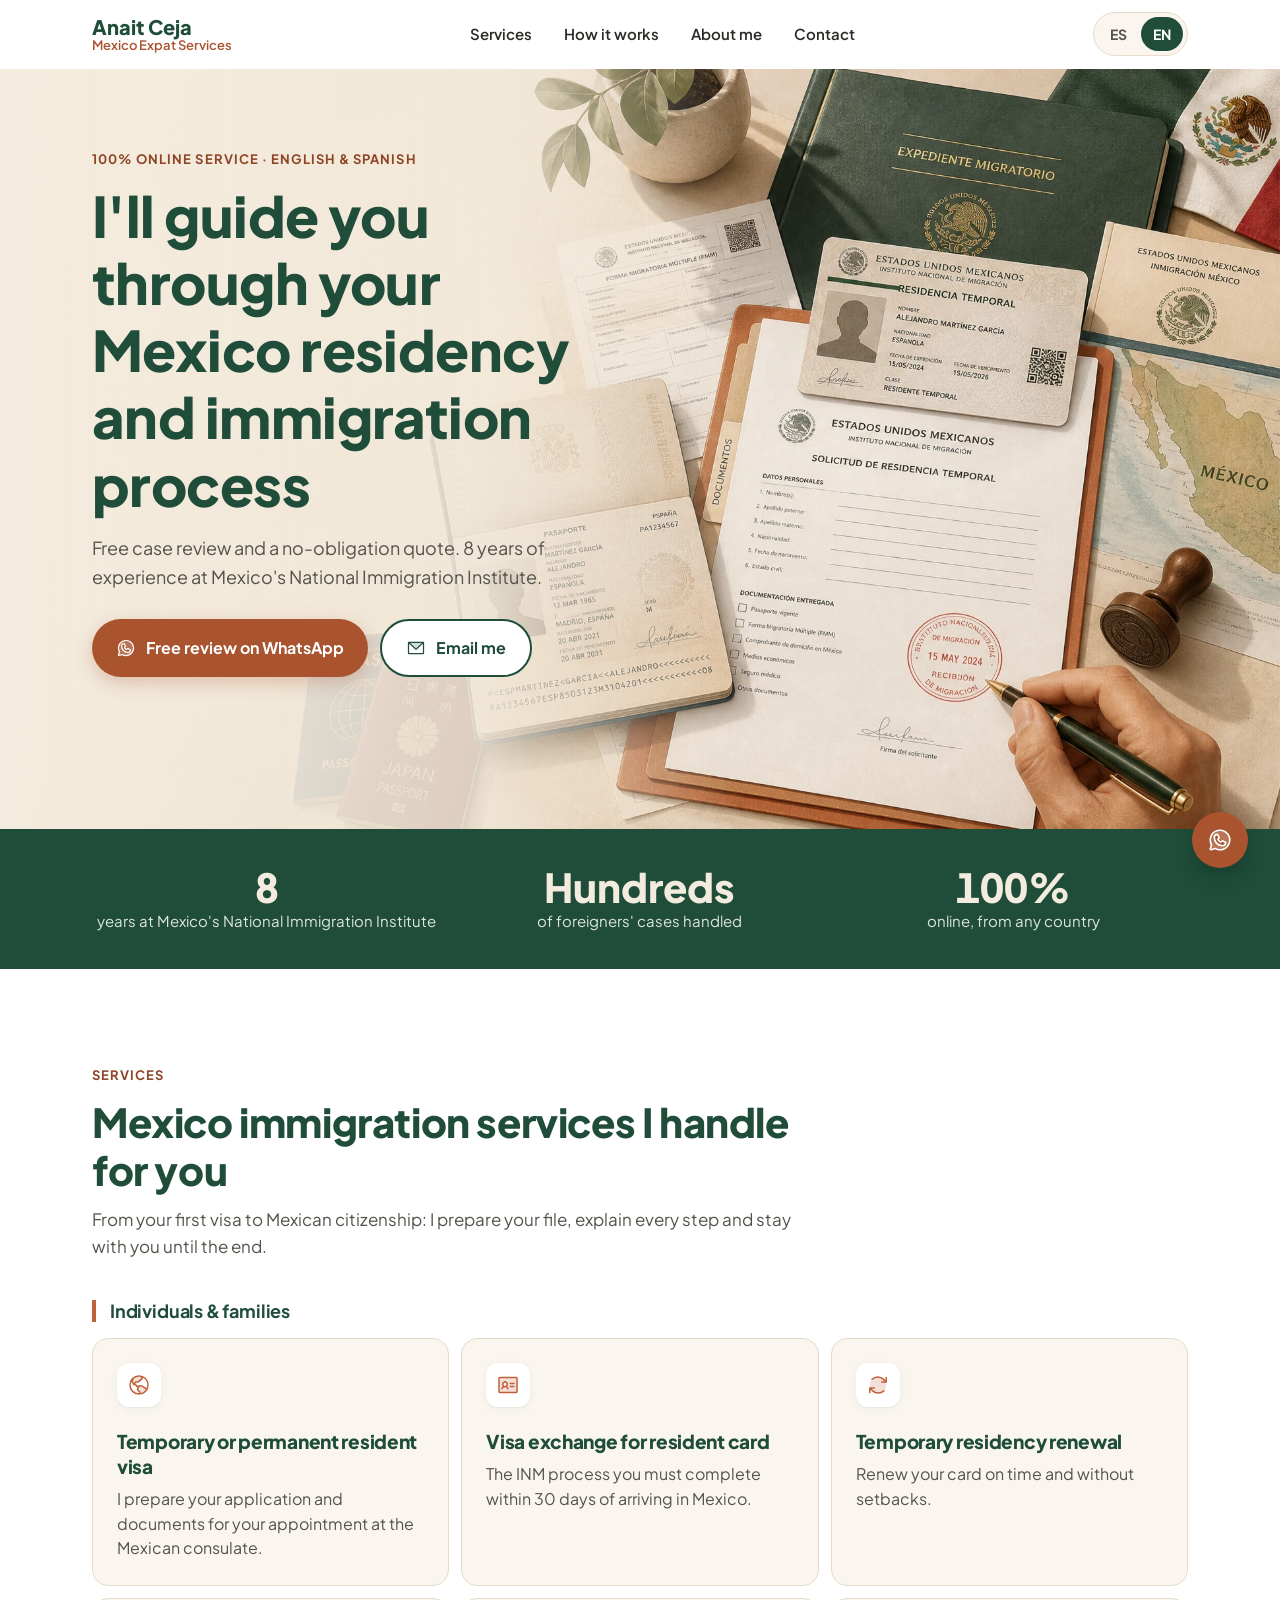
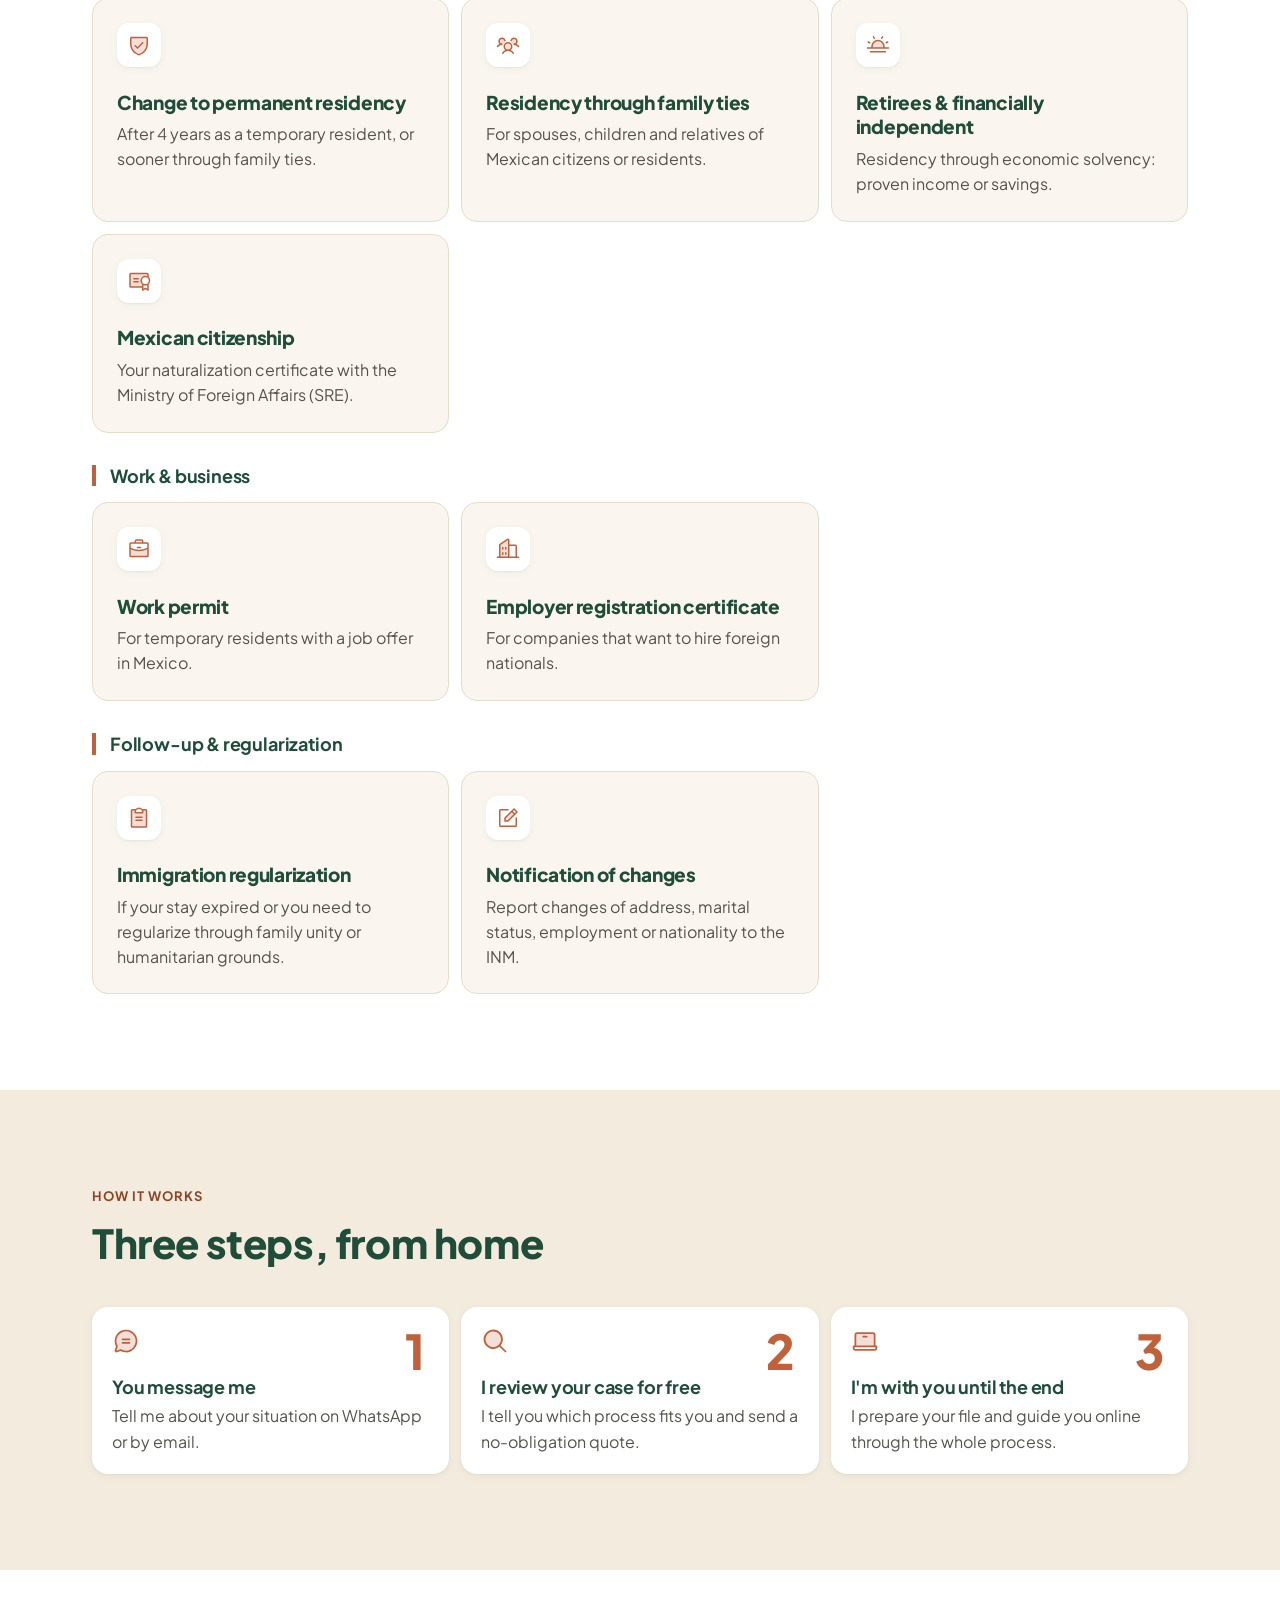
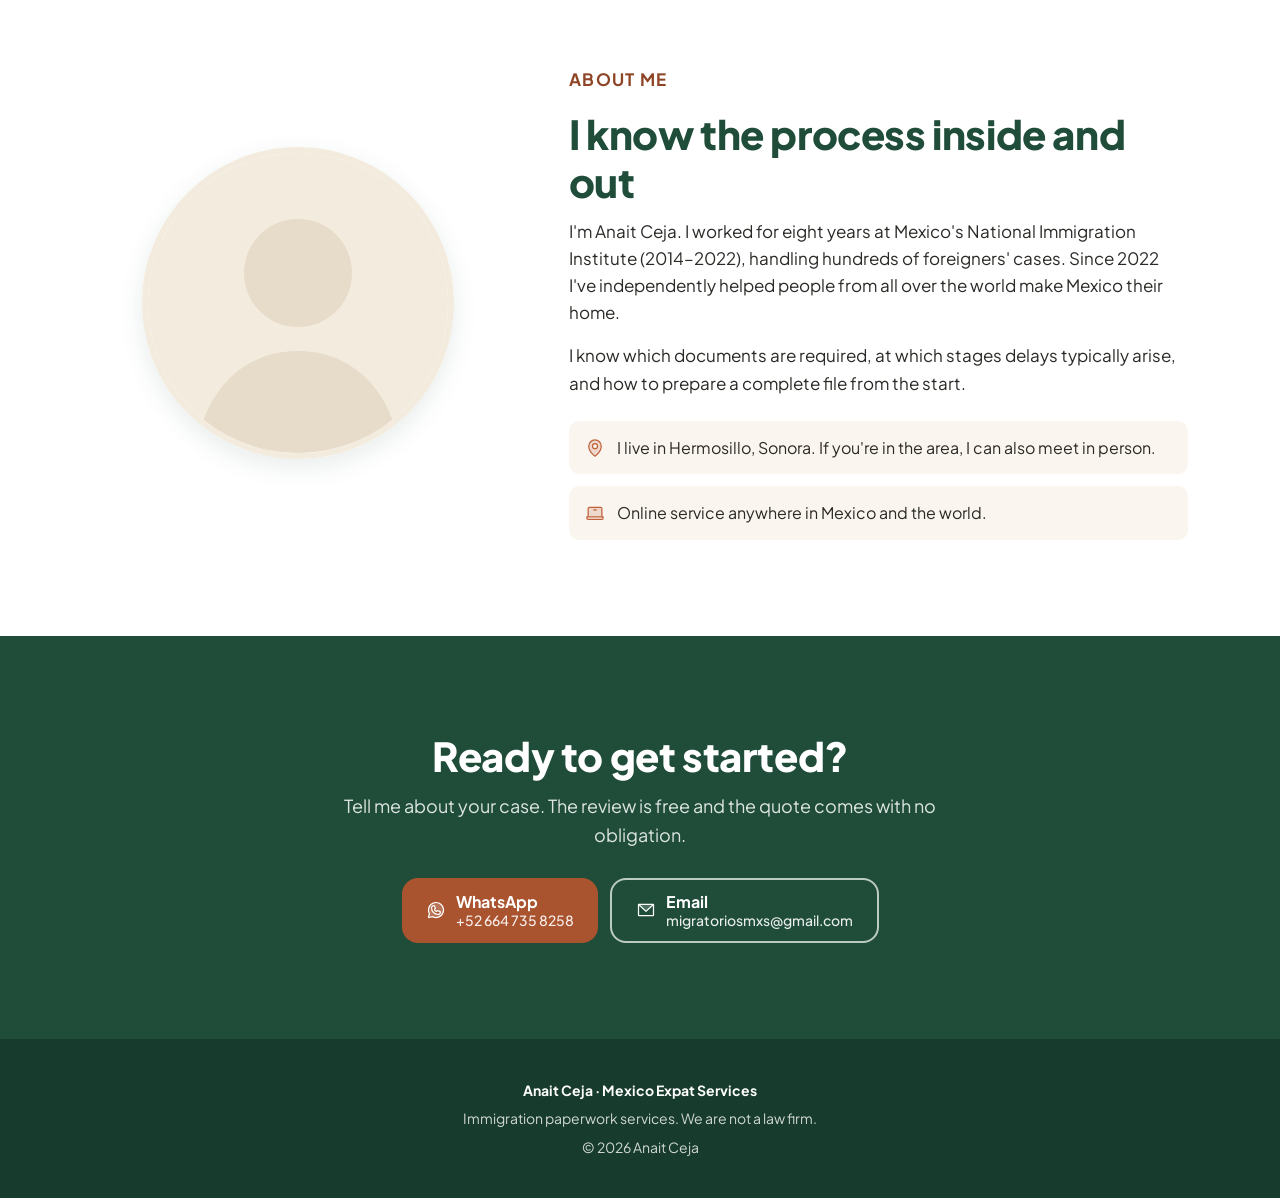
<file: en/index.html>
<!DOCTYPE html>
<html lang="en">
<head>
  <meta charset="utf-8">
  <meta name="viewport" content="width=device-width, initial-scale=1">
  <title>Mexico Residency &amp; Immigration Services for Expats | Anait Ceja</title>
  <meta name="description" content="Online immigration services for expats moving to Mexico: resident visas, card exchange and renewal, temporary and permanent residency, regularization and Mexican citizenship. Free case review.">
  <meta name="theme-color" content="#1F4D3A">
  <link rel="canonical" href="https://migratoriosmx.com/en/">
  <link rel="alternate" hreflang="es" href="https://migratoriosmx.com/">
  <link rel="alternate" hreflang="en" href="https://migratoriosmx.com/en/">
  <link rel="alternate" hreflang="x-default" href="https://migratoriosmx.com/">
  <meta property="og:type" content="website">
  <meta property="og:locale" content="en_US">
  <meta property="og:title" content="Anait Ceja · Mexico Expat Services">
  <meta property="og:description" content="From your first visa to Mexican citizenship, I'm with you every step of the way. Free case review.">
  <meta property="og:url" content="https://migratoriosmx.com/en/">
  <meta property="og:image" content="https://migratoriosmx.com/img/banner-en.webp">
  <meta property="og:image:width" content="1536">
  <meta property="og:image:height" content="1024">
  <meta name="twitter:card" content="summary_large_image">
  <script type="application/ld+json">
{
  "@context": "https://schema.org",
  "@type": "ProfessionalService",
  "name": "Anait Ceja · Mexico Expat Services",
  "alternateName": "Anait Ceja · Gestoría Migratoria",
  "description": "Online immigration services for expats moving to Mexico: resident visas, card exchange and renewal, temporary and permanent residency, regularization and Mexican citizenship. Free case review.",
  "url": "https://migratoriosmx.com/en/",
  "image": "https://migratoriosmx.com/img/banner-en.webp",
  "logo": "https://migratoriosmx.com/img/favicon.svg",
  "telephone": "+52 664 735 8258",
  "email": "migratoriosmxs@gmail.com",
  "address": {
    "@type": "PostalAddress",
    "addressLocality": "Hermosillo",
    "addressRegion": "Sonora",
    "addressCountry": "MX"
  },
  "areaServed": {
    "@type": "Country",
    "name": "Mexico"
  },
  "availableLanguage": [
    "es",
    "en"
  ],
  "founder": {
    "@type": "Person",
    "name": "Anait Ceja"
  },
  "hasOfferCatalog": {
    "@type": "OfferCatalog",
    "name": "Mexico immigration services",
    "itemListElement": [
      {
        "@type": "Offer",
        "itemOffered": {
          "@type": "Service",
          "name": "Temporary or permanent resident visa"
        }
      },
      {
        "@type": "Offer",
        "itemOffered": {
          "@type": "Service",
          "name": "Visa exchange for resident card"
        }
      },
      {
        "@type": "Offer",
        "itemOffered": {
          "@type": "Service",
          "name": "Temporary residency renewal"
        }
      },
      {
        "@type": "Offer",
        "itemOffered": {
          "@type": "Service",
          "name": "Change to permanent residency"
        }
      },
      {
        "@type": "Offer",
        "itemOffered": {
          "@type": "Service",
          "name": "Residency through family ties"
        }
      },
      {
        "@type": "Offer",
        "itemOffered": {
          "@type": "Service",
          "name": "Residency for retirees and financially independent"
        }
      },
      {
        "@type": "Offer",
        "itemOffered": {
          "@type": "Service",
          "name": "Mexican citizenship (naturalization)"
        }
      },
      {
        "@type": "Offer",
        "itemOffered": {
          "@type": "Service",
          "name": "Work permit"
        }
      },
      {
        "@type": "Offer",
        "itemOffered": {
          "@type": "Service",
          "name": "Employer registration certificate"
        }
      },
      {
        "@type": "Offer",
        "itemOffered": {
          "@type": "Service",
          "name": "Immigration regularization"
        }
      },
      {
        "@type": "Offer",
        "itemOffered": {
          "@type": "Service",
          "name": "Notification of changes to the INM"
        }
      }
    ]
  }
}
  </script>
  <link rel="icon" href="../img/favicon.svg" type="image/svg+xml">
  <link rel="preconnect" href="https://fonts.googleapis.com">
  <link rel="preconnect" href="https://fonts.gstatic.com" crossorigin>
  <link rel="stylesheet" href="https://fonts.googleapis.com/css2?family=Plus+Jakarta+Sans:wght@400;500;600;700;800&amp;display=swap">
  <link rel="stylesheet" href="../styles.css">
  <link rel="preload" as="image" href="../img/hero.webp" fetchpriority="high">
  <script src="../script.js" defer></script>
</head>
<body>
  <!-- Íconos: Phosphor Icons (duotone), licencia MIT — https://phosphoricons.com -->
  <svg class="icon-sprite" aria-hidden="true" focusable="false">
    <symbol id="i-globe" viewBox="0 0 256 256"><path d="M213.09,172.48a96,96,0,0,1-80.41,51.41l3.17-16.44a8,8,0,0,0-2-6.95l-19.74-20.33a8,8,0,0,1-1.44-8.69l13.7-30.74a8,8,0,0,1,8.38-4.67l22.82,3.08a8.11,8.11,0,0,1,3.12,1.11ZM116.71,95,129,88.24a7.46,7.46,0,0,0,1.5-1.07l26.91-24.33A8,8,0,0,0,159,53l-10.5-18.81A96.62,96.62,0,0,0,128,32,95.61,95.61,0,0,0,67.78,53.23L56,81.08A8,8,0,0,0,55.88,87l11.5,30.67a8,8,0,0,0,5.81,5l2.69.58L89.2,100a8,8,0,0,1,6.94-4h16.71A7.9,7.9,0,0,0,116.71,95Z" opacity="0.2"/><path d="M128,24A104,104,0,1,0,232,128,104.11,104.11,0,0,0,128,24Zm88,104a87.62,87.62,0,0,1-6.4,32.94l-44.7-27.49a15.92,15.92,0,0,0-6.24-2.23l-22.82-3.08a16.11,16.11,0,0,0-16,7.86h-8.72l-3.8-7.86a15.91,15.91,0,0,0-11-8.67l-8-1.73L96.14,104h16.71a16.06,16.06,0,0,0,7.73-2l12.25-6.76a16.62,16.62,0,0,0,3-2.14l26.91-24.34A15.93,15.93,0,0,0,166,49.1l-.36-.65A88.11,88.11,0,0,1,216,128ZM143.31,41.34,152,56.9,125.09,81.24,112.85,88H96.14a16,16,0,0,0-13.88,8l-8.73,15.23L63.38,84.19,74.32,58.32a87.87,87.87,0,0,1,69-17ZM40,128a87.53,87.53,0,0,1,8.54-37.8l11.34,30.27a16,16,0,0,0,11.62,10l21.43,4.61L96.74,143a16.09,16.09,0,0,0,14.4,9h1.48l-7.23,16.23a16,16,0,0,0,2.86,17.37l.14.14L128,205.94l-1.94,10A88.11,88.11,0,0,1,40,128Zm102.58,86.78,1.13-5.81a16.09,16.09,0,0,0-4-13.9,1.85,1.85,0,0,1-.14-.14L120,174.74,133.7,144l22.82,3.08,45.72,28.12A88.18,88.18,0,0,1,142.58,214.78Z"/></symbol>
    <symbol id="i-card" viewBox="0 0 256 256"><path d="M216,48H40a8,8,0,0,0-8,8V200a8,8,0,0,0,8,8H216a8,8,0,0,0,8-8V56A8,8,0,0,0,216,48ZM96,144a24,24,0,1,1,24-24A24,24,0,0,1,96,144Z" opacity="0.2"/><path d="M200,112a8,8,0,0,1-8,8H152a8,8,0,0,1,0-16h40A8,8,0,0,1,200,112Zm-8,24H152a8,8,0,0,0,0,16h40a8,8,0,0,0,0-16Zm40-80V200a16,16,0,0,1-16,16H40a16,16,0,0,1-16-16V56A16,16,0,0,1,40,40H216A16,16,0,0,1,232,56ZM216,200V56H40V200H216Zm-80.26-34a8,8,0,1,1-15.5,4c-2.63-10.26-13.06-18-24.25-18s-21.61,7.74-24.25,18a8,8,0,1,1-15.5-4,39.84,39.84,0,0,1,17.19-23.34,32,32,0,1,1,45.12,0A39.76,39.76,0,0,1,135.75,166ZM96,136a16,16,0,1,0-16-16A16,16,0,0,0,96,136Z"/></symbol>
    <symbol id="i-refresh" viewBox="0 0 256 256"><path d="M216,128a88,88,0,1,1-88-88A88,88,0,0,1,216,128Z" opacity="0.2"/><path d="M224,48V96a8,8,0,0,1-8,8H168a8,8,0,0,1,0-16h28.69L182.06,73.37a79.56,79.56,0,0,0-56.13-23.43h-.45A79.52,79.52,0,0,0,69.59,72.71,8,8,0,0,1,58.41,61.27a96,96,0,0,1,135,.79L208,76.69V48a8,8,0,0,1,16,0ZM186.41,183.29a80,80,0,0,1-112.47-.66L59.31,168H88a8,8,0,0,0,0-16H40a8,8,0,0,0-8,8v48a8,8,0,0,0,16,0V179.31l14.63,14.63A95.43,95.43,0,0,0,130,222.06h.53a95.36,95.36,0,0,0,67.07-27.33,8,8,0,0,0-11.18-11.44Z"/></symbol>
    <symbol id="i-shield" viewBox="0 0 256 256"><path d="M216,56v56c0,96-88,120-88,120S40,208,40,112V56a8,8,0,0,1,8-8H208A8,8,0,0,1,216,56Z" opacity="0.2"/><path d="M208,40H48A16,16,0,0,0,32,56v56c0,52.72,25.52,84.67,46.93,102.19,23.06,18.86,46,25.26,47,25.53a8,8,0,0,0,4.2,0c1-.27,23.91-6.67,47-25.53C198.48,196.67,224,164.72,224,112V56A16,16,0,0,0,208,40Zm0,72c0,37.07-13.66,67.16-40.6,89.42A129.3,129.3,0,0,1,128,223.62a128.25,128.25,0,0,1-38.92-21.81C61.82,179.51,48,149.3,48,112l0-56,160,0ZM82.34,141.66a8,8,0,0,1,11.32-11.32L112,148.69l50.34-50.35a8,8,0,0,1,11.32,11.32l-56,56a8,8,0,0,1-11.32,0Z"/></symbol>
    <symbol id="i-users" viewBox="0 0 256 256"><path d="M168,144a40,40,0,1,1-40-40A40,40,0,0,1,168,144ZM64,56A32,32,0,1,0,96,88,32,32,0,0,0,64,56Zm128,0a32,32,0,1,0,32,32A32,32,0,0,0,192,56Z" opacity="0.2"/><path d="M244.8,150.4a8,8,0,0,1-11.2-1.6A51.6,51.6,0,0,0,192,128a8,8,0,0,1,0-16,24,24,0,1,0-23.24-30,8,8,0,1,1-15.5-4A40,40,0,1,1,219,117.51a67.94,67.94,0,0,1,27.43,21.68A8,8,0,0,1,244.8,150.4ZM190.92,212a8,8,0,1,1-13.85,8,57,57,0,0,0-98.15,0,8,8,0,1,1-13.84-8,72.06,72.06,0,0,1,33.74-29.92,48,48,0,1,1,58.36,0A72.06,72.06,0,0,1,190.92,212ZM128,176a32,32,0,1,0-32-32A32,32,0,0,0,128,176ZM72,120a8,8,0,0,0-8-8A24,24,0,1,1,87.24,82a8,8,0,1,0,15.5-4A40,40,0,1,0,37,117.51,67.94,67.94,0,0,0,9.6,139.19a8,8,0,1,0,12.8,9.61A51.6,51.6,0,0,1,64,128,8,8,0,0,0,72,120Z"/></symbol>
    <symbol id="i-sun" viewBox="0 0 256 256"><path d="M192,144a64.33,64.33,0,0,1-2,16H66a64,64,0,1,1,126-16Z" opacity="0.2"/><path d="M240,152H199.55a73.54,73.54,0,0,0,.45-8,72,72,0,0,0-144,0,73.54,73.54,0,0,0,.45,8H16a8,8,0,0,0,0,16H240a8,8,0,0,0,0-16ZM72,144a56,56,0,1,1,111.41,8H72.59A56.13,56.13,0,0,1,72,144Zm144,56a8,8,0,0,1-8,8H48a8,8,0,0,1,0-16H208A8,8,0,0,1,216,200ZM72.84,43.58a8,8,0,0,1,14.32-7.16l8,16a8,8,0,0,1-14.32,7.16Zm-56,48.84a8,8,0,0,1,10.74-3.57l16,8a8,8,0,0,1-7.16,14.31l-16-8A8,8,0,0,1,16.84,92.42Zm192,15.16a8,8,0,0,1,3.58-10.73l16-8a8,8,0,1,1,7.16,14.31l-16,8a8,8,0,0,1-10.74-3.58Zm-48-55.16,8-16a8,8,0,0,1,14.32,7.16l-8,16a8,8,0,1,1-14.32-7.16Z"/></symbol>
    <symbol id="i-award" viewBox="0 0 256 256"><path d="M224,56V90.06h0a44,44,0,1,0-56,67.88h0V192H40a8,8,0,0,1-8-8V56a8,8,0,0,1,8-8H216A8,8,0,0,1,224,56Z" opacity="0.2"/><path d="M128,136a8,8,0,0,1-8,8H72a8,8,0,0,1,0-16h48A8,8,0,0,1,128,136Zm-8-40H72a8,8,0,0,0,0,16h48a8,8,0,0,0,0-16Zm112,65.47V224A8,8,0,0,1,220,231l-24-13.74L172,231A8,8,0,0,1,160,224V200H40a16,16,0,0,1-16-16V56A16,16,0,0,1,40,40H216a16,16,0,0,1,16,16V86.53a51.88,51.88,0,0,1,0,74.94ZM160,184V161.47A52,52,0,0,1,216,76V56H40V184Zm56-12a51.88,51.88,0,0,1-40,0v38.22l16-9.16a8,8,0,0,1,7.94,0l16,9.16Zm16-48a36,36,0,1,0-36,36A36,36,0,0,0,232,124Z"/></symbol>
    <symbol id="i-briefcase" viewBox="0 0 256 256"><path d="M224,118.31V200a8,8,0,0,1-8,8H40a8,8,0,0,1-8-8V118.31h0A191.14,191.14,0,0,0,128,144,191.08,191.08,0,0,0,224,118.31Z" opacity="0.2"/><path d="M104,112a8,8,0,0,1,8-8h32a8,8,0,0,1,0,16H112A8,8,0,0,1,104,112ZM232,72V200a16,16,0,0,1-16,16H40a16,16,0,0,1-16-16V72A16,16,0,0,1,40,56H80V48a24,24,0,0,1,24-24h48a24,24,0,0,1,24,24v8h40A16,16,0,0,1,232,72ZM96,56h64V48a8,8,0,0,0-8-8H104a8,8,0,0,0-8,8ZM40,72v41.62A184.07,184.07,0,0,0,128,136a184,184,0,0,0,88-22.39V72ZM216,200V131.63A200.25,200.25,0,0,1,128,152a200.19,200.19,0,0,1-88-20.36V200H216Z"/></symbol>
    <symbol id="i-building" viewBox="0 0 256 256"><path d="M136,32V216H40V85.35a8,8,0,0,1,3.56-6.66l80-53.33A8,8,0,0,1,136,32Z" opacity="0.2"/><path d="M240,208H224V96a16,16,0,0,0-16-16H144V32a16,16,0,0,0-24.88-13.32L39.12,72A16,16,0,0,0,32,85.34V208H16a8,8,0,0,0,0,16H240a8,8,0,0,0,0-16ZM208,96V208H144V96ZM48,85.34,128,32V208H48ZM112,112v16a8,8,0,0,1-16,0V112a8,8,0,1,1,16,0Zm-32,0v16a8,8,0,0,1-16,0V112a8,8,0,1,1,16,0Zm0,56v16a8,8,0,0,1-16,0V168a8,8,0,0,1,16,0Zm32,0v16a8,8,0,0,1-16,0V168a8,8,0,0,1,16,0Z"/></symbol>
    <symbol id="i-file-check" viewBox="0 0 256 256"><path d="M208,48V216a8,8,0,0,1-8,8H56a8,8,0,0,1-8-8V48a8,8,0,0,1,8-8H96a39.83,39.83,0,0,0-8,24v8h80V64a39.83,39.83,0,0,0-8-24h40A8,8,0,0,1,208,48Z" opacity="0.2"/><path d="M168,152a8,8,0,0,1-8,8H96a8,8,0,0,1,0-16h64A8,8,0,0,1,168,152Zm-8-40H96a8,8,0,0,0,0,16h64a8,8,0,0,0,0-16Zm56-64V216a16,16,0,0,1-16,16H56a16,16,0,0,1-16-16V48A16,16,0,0,1,56,32H92.26a47.92,47.92,0,0,1,71.48,0H200A16,16,0,0,1,216,48ZM96,64h64a32,32,0,0,0-64,0ZM200,48H173.25A47.93,47.93,0,0,1,176,64v8a8,8,0,0,1-8,8H88a8,8,0,0,1-8-8V64a47.93,47.93,0,0,1,2.75-16H56V216H200Z"/></symbol>
    <symbol id="i-pen" viewBox="0 0 256 256"><path d="M200,88l-72,72H96V128l72-72Z" opacity="0.2"/><path d="M229.66,58.34l-32-32a8,8,0,0,0-11.32,0l-96,96A8,8,0,0,0,88,128v32a8,8,0,0,0,8,8h32a8,8,0,0,0,5.66-2.34l96-96A8,8,0,0,0,229.66,58.34ZM124.69,152H104V131.31l64-64L188.69,88ZM200,76.69,179.31,56,192,43.31,212.69,64ZM224,128v80a16,16,0,0,1-16,16H48a16,16,0,0,1-16-16V48A16,16,0,0,1,48,32h80a8,8,0,0,1,0,16H48V208H208V128a8,8,0,0,1,16,0Z"/></symbol>
    <symbol id="i-chat" viewBox="0 0 256 256"><path d="M224,128A96,96,0,0,1,79.93,211.11h0L42.54,223.58a8,8,0,0,1-10.12-10.12l12.47-37.39h0A96,96,0,1,1,224,128Z" opacity="0.2"/><path d="M128,24A104,104,0,0,0,36.18,176.88L24.83,210.93a16,16,0,0,0,20.24,20.24l34.05-11.35A104,104,0,1,0,128,24Zm0,192a87.87,87.87,0,0,1-44.06-11.81,8,8,0,0,0-4-1.08,7.85,7.85,0,0,0-2.53.42L40,216,52.47,178.6a8,8,0,0,0-.66-6.54A88,88,0,1,1,128,216Zm40-104a8,8,0,0,1-8,8H96a8,8,0,0,1,0-16h64A8,8,0,0,1,168,112Zm0,32a8,8,0,0,1-8,8H96a8,8,0,0,1,0-16h64A8,8,0,0,1,168,144Z"/></symbol>
    <symbol id="i-whatsapp" viewBox="0 0 256 256"><path d="M128,32A96,96,0,0,0,44.89,176.07L32.42,213.46a8,8,0,0,0,10.12,10.12l37.39-12.47A96,96,0,1,0,128,32Zm24,152a80,80,0,0,1-80-80,32,32,0,0,1,32-32l16,32-12.32,18.47a48.19,48.19,0,0,0,25.85,25.85L152,136l32,16A32,32,0,0,1,152,184Z" opacity="0.2"/><path d="M187.58,144.84l-32-16a8,8,0,0,0-8,.5l-14.69,9.8a40.55,40.55,0,0,1-16-16l9.8-14.69a8,8,0,0,0,.5-8l-16-32A8,8,0,0,0,104,64a40,40,0,0,0-40,40,88.1,88.1,0,0,0,88,88,40,40,0,0,0,40-40A8,8,0,0,0,187.58,144.84ZM152,176a72.08,72.08,0,0,1-72-72A24,24,0,0,1,99.29,80.46l11.48,23L101,118a8,8,0,0,0-.73,7.51,56.47,56.47,0,0,0,30.15,30.15A8,8,0,0,0,138,155l14.62-9.74,23,11.48A24,24,0,0,1,152,176ZM128,24A104,104,0,0,0,36.18,176.88L24.83,210.93a16,16,0,0,0,20.24,20.24l34.05-11.35A104,104,0,1,0,128,24Zm0,192a87.87,87.87,0,0,1-44.06-11.81,8,8,0,0,0-6.54-.67L40,216,52.47,178.6a8,8,0,0,0-.66-6.54A88,88,0,1,1,128,216Z"/></symbol>
    <symbol id="i-mail" viewBox="0 0 256 256"><path d="M224,56l-96,88L32,56Z" opacity="0.2"/><path d="M224,48H32a8,8,0,0,0-8,8V192a16,16,0,0,0,16,16H216a16,16,0,0,0,16-16V56A8,8,0,0,0,224,48ZM203.43,64,128,133.15,52.57,64ZM216,192H40V74.19l82.59,75.71a8,8,0,0,0,10.82,0L216,74.19V192Z"/></symbol>
    <symbol id="i-pin" viewBox="0 0 256 256"><path d="M128,24a80,80,0,0,0-80,80c0,72,80,128,80,128s80-56,80-128A80,80,0,0,0,128,24Zm0,112a32,32,0,1,1,32-32A32,32,0,0,1,128,136Z" opacity="0.2"/><path d="M128,64a40,40,0,1,0,40,40A40,40,0,0,0,128,64Zm0,64a24,24,0,1,1,24-24A24,24,0,0,1,128,128Zm0-112a88.1,88.1,0,0,0-88,88c0,31.4,14.51,64.68,42,96.25a254.19,254.19,0,0,0,41.45,38.3,8,8,0,0,0,9.18,0A254.19,254.19,0,0,0,174,200.25c27.45-31.57,42-64.85,42-96.25A88.1,88.1,0,0,0,128,16Zm0,206c-16.53-13-72-60.75-72-118a72,72,0,0,1,144,0C200,161.23,144.53,209,128,222Z"/></symbol>
    <symbol id="i-laptop" viewBox="0 0 256 256"><path d="M216,72V176H40V72A16,16,0,0,1,56,56H200A16,16,0,0,1,216,72Z" opacity="0.2"/><path d="M232,168h-8V72a24,24,0,0,0-24-24H56A24,24,0,0,0,32,72v96H24a8,8,0,0,0-8,8v16a24,24,0,0,0,24,24H216a24,24,0,0,0,24-24V176A8,8,0,0,0,232,168ZM48,72a8,8,0,0,1,8-8H200a8,8,0,0,1,8,8v96H48ZM224,192a8,8,0,0,1-8,8H40a8,8,0,0,1-8-8v-8H224ZM152,88a8,8,0,0,1-8,8H112a8,8,0,0,1,0-16h32A8,8,0,0,1,152,88Z"/></symbol>
    <symbol id="i-search" viewBox="0 0 256 256"><path d="M192,112a80,80,0,1,1-80-80A80,80,0,0,1,192,112Z" opacity="0.2"/><path d="M229.66,218.34,179.6,168.28a88.21,88.21,0,1,0-11.32,11.31l50.06,50.07a8,8,0,0,0,11.32-11.32ZM40,112a72,72,0,1,1,72,72A72.08,72.08,0,0,1,40,112Z"/></symbol>
    <symbol id="i-close" viewBox="0 0 256 256"><path d="M205.66,194.34a8,8,0,0,1-11.32,11.32L128,139.31,61.66,205.66a8,8,0,0,1-11.32-11.32L116.69,128,50.34,61.66A8,8,0,0,1,61.66,50.34L128,116.69l66.34-66.35a8,8,0,0,1,11.32,11.32L139.31,128Z"/></symbol>
    <symbol id="i-menu" viewBox="0 0 256 256"><path d="M216,64V192H40V64Z" opacity="0.2"/><path d="M224,128a8,8,0,0,1-8,8H40a8,8,0,0,1,0-16H216A8,8,0,0,1,224,128ZM40,72H216a8,8,0,0,0,0-16H40a8,8,0,0,0,0,16ZM216,184H40a8,8,0,0,0,0,16H216a8,8,0,0,0,0-16Z"/></symbol>
  </svg>

  <div class="lang-suggest" data-suggest-lang="es" lang="es" hidden>
    <div class="container lang-suggest-inner">
      <p>Esta página está disponible en español. <a href="../" hreflang="es">Ver en español</a></p>
      <button type="button" class="lang-suggest-close" aria-label="Cerrar">
        <svg class="icon" aria-hidden="true"><use href="#i-close"/></svg>
      </button>
    </div>
  </div>

  <a class="skip-link" href="#main">Skip to content</a>

  <header class="site-header">
    <div class="container header-inner">
      <a class="brand" href="#inicio">
        <span class="brand-name">Anait Ceja</span>
        <span class="brand-tag">Mexico Expat Services</span>
      </a>
      <nav class="main-nav" aria-label="Main">
        <a href="#servicios">Services</a>
        <a href="#como-funciona">How it works</a>
        <a href="#sobre-mi">About me</a>
        <a href="#contacto">Contact</a>
      </nav>
      <div class="header-actions">
        <a class="lang-toggle" href="../" hreflang="es" aria-label="Versión en español">
          <span>ES</span>
          <span class="is-active">EN</span>
        </a>
        <button id="menu-toggle" class="menu-toggle" type="button" aria-expanded="false" aria-controls="mobile-menu">
          <svg class="icon" aria-hidden="true"><use href="#i-menu"/></svg>
          <span class="visually-hidden">Menu</span>
        </button>
      </div>
    </div>
    <nav id="mobile-menu" class="mobile-menu" aria-label="Menu" hidden>
      <a href="#servicios">Services</a>
      <a href="#como-funciona">How it works</a>
      <a href="#sobre-mi">About me</a>
      <a href="#contacto">Contact</a>
    </nav>
  </header>

  <main id="main">
    <section id="inicio" class="hero">
      <img class="hero-image" src="../img/hero.webp" width="2048" height="1152" alt="" fetchpriority="high">
      <div class="container hero-inner">
        <div class="hero-content">
          <p class="eyebrow" data-reveal>100% online service · English &amp; Spanish</p>
          <h1 data-reveal style="--i:1">
            I'll guide you through your Mexico residency and immigration process
          </h1>
          <p class="lead" data-reveal style="--i:2">
            Free case review and a no-obligation quote. 8 years of experience at Mexico's National Immigration Institute.
          </p>
          <div id="hero-cta" class="cta-row" data-reveal style="--i:3">
            <a class="btn btn-primary" data-contact="whatsapp" href="https://wa.me/526647358258?text=Hi%20Anait%2C%20I'd%20like%20a%20free%20review%20of%20my%20immigration%20case." target="_blank" rel="noopener">
              <svg class="icon" aria-hidden="true"><use href="#i-whatsapp"/></svg>
              Free review on WhatsApp
            </a>
            <a class="btn btn-secondary" data-contact="email" href="mailto:migratoriosmxs@gmail.com?subject=Free%20review%20of%20my%20immigration%20case">
              <svg class="icon" aria-hidden="true"><use href="#i-mail"/></svg>
              Email me
            </a>
          </div>
        </div>
      </div>
    </section>

    <section class="stats" aria-label="Experience">
      <div class="container stats-grid">
        <div class="stat" data-reveal>
          <p class="stat-number"><span data-count="8">8</span></p>
          <p class="stat-label">years at Mexico's National Immigration Institute</p>
        </div>
        <div class="stat" data-reveal style="--i:1">
          <p class="stat-number">Hundreds</p>
          <p class="stat-label">of foreigners' cases handled</p>
        </div>
        <div class="stat" data-reveal style="--i:2">
          <p class="stat-number"><span data-count="100">100</span>%</p>
          <p class="stat-label">online, from any country</p>
        </div>
      </div>
    </section>

    <section id="servicios" class="section">
      <div class="container">
        <header class="section-header" data-reveal>
          <p class="eyebrow">Services</p>
          <h2>Mexico immigration services I handle for you</h2>
          <p class="section-intro">From your first visa to Mexican citizenship: I prepare your file, explain every step and stay with you until the end.</p>
        </header>

        <div class="service-group">
          <h3 class="group-title" data-reveal>Individuals &amp; families</h3>
          <ul class="cards">
            <li class="card" data-reveal>
              <svg class="card-icon" aria-hidden="true"><use href="#i-globe"/></svg>
              <h4>Temporary or permanent resident visa</h4>
              <p>I prepare your application and documents for your appointment at the Mexican consulate.</p>
            </li>
            <li class="card" data-reveal style="--i:1">
              <svg class="card-icon" aria-hidden="true"><use href="#i-card"/></svg>
              <h4>Visa exchange for resident card</h4>
              <p>The INM process you must complete within 30 days of arriving in Mexico.</p>
            </li>
            <li class="card" data-reveal style="--i:2">
              <svg class="card-icon" aria-hidden="true"><use href="#i-refresh"/></svg>
              <h4>Temporary residency renewal</h4>
              <p>Renew your card on time and without setbacks.</p>
            </li>
            <li class="card" data-reveal style="--i:3">
              <svg class="card-icon" aria-hidden="true"><use href="#i-shield"/></svg>
              <h4>Change to permanent residency</h4>
              <p>After 4 years as a temporary resident, or sooner through family ties.</p>
            </li>
            <li class="card" data-reveal>
              <svg class="card-icon" aria-hidden="true"><use href="#i-users"/></svg>
              <h4>Residency through family ties</h4>
              <p>For spouses, children and relatives of Mexican citizens or residents.</p>
            </li>
            <li class="card" data-reveal style="--i:1">
              <svg class="card-icon" aria-hidden="true"><use href="#i-sun"/></svg>
              <h4>Retirees &amp; financially independent</h4>
              <p>Residency through economic solvency: proven income or savings.</p>
            </li>
            <li class="card" data-reveal style="--i:2">
              <svg class="card-icon" aria-hidden="true"><use href="#i-award"/></svg>
              <h4>Mexican citizenship</h4>
              <p>Your naturalization certificate with the Ministry of Foreign Affairs (SRE).</p>
            </li>
          </ul>
        </div>

        <div class="service-group">
          <h3 class="group-title" data-reveal>Work &amp; business</h3>
          <ul class="cards">
            <li class="card" data-reveal>
              <svg class="card-icon" aria-hidden="true"><use href="#i-briefcase"/></svg>
              <h4>Work permit</h4>
              <p>For temporary residents with a job offer in Mexico.</p>
            </li>
            <li class="card" data-reveal style="--i:1">
              <svg class="card-icon" aria-hidden="true"><use href="#i-building"/></svg>
              <h4>Employer registration certificate</h4>
              <p>For companies that want to hire foreign nationals.</p>
            </li>
          </ul>
        </div>

        <div class="service-group">
          <h3 class="group-title" data-reveal>Follow-up &amp; regularization</h3>
          <ul class="cards">
            <li class="card" data-reveal>
              <svg class="card-icon" aria-hidden="true"><use href="#i-file-check"/></svg>
              <h4>Immigration regularization</h4>
              <p>If your stay expired or you need to regularize through family unity or humanitarian grounds.</p>
            </li>
            <li class="card" data-reveal style="--i:1">
              <svg class="card-icon" aria-hidden="true"><use href="#i-pen"/></svg>
              <h4>Notification of changes</h4>
              <p>Report changes of address, marital status, employment or nationality to the INM.</p>
            </li>
          </ul>
        </div>
      </div>
    </section>

    <section id="como-funciona" class="section section-sand">
      <div class="container">
        <header class="section-header" data-reveal>
          <p class="eyebrow">How it works</p>
          <h2>Three steps, from home</h2>
        </header>
        <ol class="steps">
          <li class="step" data-reveal>
            <span class="step-number" aria-hidden="true">1</span>
            <svg class="step-icon" aria-hidden="true"><use href="#i-chat"/></svg>
            <h3>You message me</h3>
            <p>Tell me about your situation on WhatsApp or by email.</p>
          </li>
          <li class="step" data-reveal style="--i:1">
            <span class="step-number" aria-hidden="true">2</span>
            <svg class="step-icon" aria-hidden="true"><use href="#i-search"/></svg>
            <h3>I review your case for free</h3>
            <p>I tell you which process fits you and send a no-obligation quote.</p>
          </li>
          <li class="step" data-reveal style="--i:2">
            <span class="step-number" aria-hidden="true">3</span>
            <svg class="step-icon" aria-hidden="true"><use href="#i-laptop"/></svg>
            <h3>I'm with you until the end</h3>
            <p>I prepare your file and guide you online through the whole process.</p>
          </li>
        </ol>
      </div>
    </section>

    <section id="sobre-mi" class="section">
      <div class="container about">
        <div class="about-photo" data-reveal>
          <img src="../img/anait.svg" width="400" height="400" alt="Anait Ceja" loading="lazy">
        </div>
        <div class="about-text">
          <p class="eyebrow" data-reveal>About me</p>
          <h2 data-reveal style="--i:1">I know the process inside and out</h2>
          <p data-reveal style="--i:2">
            I'm Anait Ceja. I worked for eight years at Mexico's National Immigration Institute (2014–2022), handling hundreds of foreigners' cases. Since 2022 I've independently helped people from all over the world make Mexico their home.
          </p>
          <p data-reveal style="--i:3">
            I know which documents are required, at which stages delays typically arise, and how to prepare a complete file from the start.
          </p>
          <ul class="about-facts" data-reveal style="--i:4">
            <li>
              <svg class="icon" aria-hidden="true"><use href="#i-pin"/></svg>
              I live in Hermosillo, Sonora. If you're in the area, I can also meet in person.
            </li>
            <li>
              <svg class="icon" aria-hidden="true"><use href="#i-laptop"/></svg>
              Online service anywhere in Mexico and the world.
            </li>
          </ul>
        </div>
      </div>
    </section>

    <section id="contacto" class="section contact">
      <div class="container contact-inner" data-reveal>
        <h2>Ready to get started?</h2>
        <p class="lead">Tell me about your case. The review is free and the quote comes with no obligation.</p>
        <div class="cta-row cta-center">
          <a class="btn btn-primary btn-on-dark btn-contact" data-contact="whatsapp" href="https://wa.me/526647358258?text=Hi%20Anait%2C%20I'd%20like%20a%20free%20review%20of%20my%20immigration%20case." target="_blank" rel="noopener">
            <svg class="icon" aria-hidden="true"><use href="#i-whatsapp"/></svg>
            <span class="btn-text">
              <span class="btn-label">WhatsApp</span>
              <span class="btn-detail">+52 664 735 8258</span>
            </span>
          </a>
          <a class="btn btn-ghost btn-contact" data-contact="email" href="mailto:migratoriosmxs@gmail.com?subject=Free%20review%20of%20my%20immigration%20case">
            <svg class="icon" aria-hidden="true"><use href="#i-mail"/></svg>
            <span class="btn-text">
              <span class="btn-label">Email</span>
              <span class="btn-detail">migratoriosmxs@gmail.com</span>
            </span>
          </a>
        </div>
      </div>
    </section>
  </main>

  <footer class="site-footer">
    <div class="container footer-inner">
      <p class="footer-brand">Anait Ceja · Mexico Expat Services</p>
      <p class="disclaimer">Immigration paperwork services. We are not a law firm.</p>
      <p class="copyright">© <span id="year">2026</span> Anait Ceja</p>
    </div>
  </footer>

  <a class="cta-bar" data-contact="whatsapp" href="https://wa.me/526647358258?text=Hi%20Anait%2C%20I'd%20like%20a%20free%20review%20of%20my%20immigration%20case." target="_blank" rel="noopener">
    <svg class="icon" aria-hidden="true"><use href="#i-whatsapp"/></svg>
    Free review on WhatsApp
  </a>

  <a class="whatsapp-float" data-contact="whatsapp" href="https://wa.me/526647358258?text=Hi%20Anait%2C%20I'd%20like%20a%20free%20review%20of%20my%20immigration%20case." target="_blank" rel="noopener">
    <svg class="icon" aria-hidden="true"><use href="#i-whatsapp"/></svg>
    <span class="visually-hidden">Message me on WhatsApp</span>
  </a>
</body>
</html>
</file>
<file: styles.css>
/* ---------- Tokens ---------- */
:root {
  --color-sand: #F3EBDD;
  --color-sand-light: #FAF6EF;
  --color-white: #FFFFFF;
  --color-terracotta: #C0613B;      /* íconos y detalles decorativos */
  --color-terracotta-dark: #A9532F; /* botones y texto (contraste AA) */
  --color-terracotta-deep: #8E4526; /* hover */
  --color-green: #1F4D3A;
  --color-green-deep: #173B2C;
  --color-text: #2B2A26;
  --color-text-muted: #55534B;
  --color-border: #E6DCC9;

  --font: "Plus Jakarta Sans", system-ui, -apple-system, "Segoe UI", sans-serif;

  --radius: 16px;
  --radius-sm: 10px;
  --shadow-sm: 0 1px 2px rgba(31, 77, 58, 0.06), 0 2px 8px rgba(31, 77, 58, 0.05);
  --shadow-md: 0 8px 24px rgba(31, 77, 58, 0.10);

  --ease-out: cubic-bezier(0.22, 1, 0.36, 1);
  --dur-fast: 200ms;
  --dur-reveal: 700ms;

  --header-h: 68px;
  --gutter: 16px;
}

/* ---------- Base ---------- */
*,
*::before,
*::after {
  box-sizing: border-box;
}

html {
  scroll-behavior: smooth;
  scroll-padding-top: var(--header-h);
  -webkit-text-size-adjust: 100%;
}

body {
  margin: 0;
  font-family: var(--font);
  font-size: 1rem;
  line-height: 1.6;
  color: var(--color-text);
  background: var(--color-white);
  -webkit-font-smoothing: antialiased;
}

img {
  display: block;
  max-width: 100%;
  height: auto;
}

h1, h2, h3, h4 {
  margin: 0;
  color: var(--color-green);
  line-height: 1.2;
  letter-spacing: -0.01em;
}

p {
  margin: 0;
}

a {
  color: var(--color-terracotta-dark);
}

a,
button {
  -webkit-tap-highlight-color: transparent;
}

:focus-visible {
  outline: 3px solid var(--color-terracotta);
  outline-offset: 3px;
  border-radius: 4px;
}

.container {
  width: 100%;
  max-width: 1160px;
  margin-inline: auto;
  padding-inline: var(--gutter);
}

.icon-sprite {
  display: none;
}

.icon,
.card-icon,
.step-icon {
  fill: currentColor;
  flex-shrink: 0;
}

.icon {
  width: 20px;
  height: 20px;
}

.visually-hidden {
  position: absolute;
  width: 1px;
  height: 1px;
  overflow: hidden;
  clip: rect(0 0 0 0);
  white-space: nowrap;
}

.skip-link {
  position: absolute;
  top: -100px;
  left: var(--gutter);
  z-index: 100;
  padding: 10px 16px;
  background: var(--color-green);
  color: var(--color-white);
  border-radius: var(--radius-sm);
}

.skip-link:focus {
  top: 8px;
}

.eyebrow {
  font-size: 0.8125rem;
  font-weight: 700;
  letter-spacing: 0.08em;
  text-transform: uppercase;
  color: var(--color-terracotta-deep);
  margin-bottom: 12px;
}

.lead {
  font-size: 1.125rem;
  color: var(--color-text-muted);
}

/* ---------- Botones ---------- */
.btn {
  display: inline-flex;
  align-items: center;
  justify-content: center;
  gap: 10px;
  min-height: 52px;
  padding: 14px 24px;
  border-radius: 999px;
  font-weight: 700;
  font-size: 1rem;
  text-decoration: none;
  cursor: pointer;
  touch-action: manipulation;
  transition: background-color var(--dur-fast) ease, color var(--dur-fast) ease,
    box-shadow var(--dur-fast) ease, transform var(--dur-fast) var(--ease-out);
}

.btn:active {
  transform: scale(0.97);
}

.btn-primary {
  background: var(--color-terracotta-dark);
  color: var(--color-white);
  box-shadow: 0 6px 18px rgba(169, 83, 47, 0.28);
}

.btn-primary:hover {
  background: var(--color-terracotta-deep);
  transform: translateY(-2px);
}

.btn-secondary {
  background: var(--color-white);
  color: var(--color-green);
  border: 2px solid var(--color-green);
}

.btn-secondary:hover {
  background: var(--color-green);
  color: var(--color-white);
}

.btn-ghost {
  color: var(--color-white);
  border: 2px solid rgba(255, 255, 255, 0.7);
}

.btn-ghost:hover {
  background: var(--color-white);
  color: var(--color-green);
}

.cta-row {
  display: flex;
  flex-direction: column;
  gap: 12px;
}

/* ---------- Aviso de idioma ---------- */
.lang-suggest {
  background: var(--color-green);
  color: var(--color-white);
  font-size: 0.9375rem;
}

.lang-suggest[hidden] {
  display: none;
}

.lang-suggest-inner {
  display: flex;
  align-items: center;
  justify-content: space-between;
  gap: 12px;
  min-height: 48px;
}

.lang-suggest p {
  padding-block: 8px;
}

.lang-suggest a {
  color: var(--color-white);
  font-weight: 700;
  text-underline-offset: 3px;
}

.lang-suggest-close {
  display: grid;
  place-items: center;
  flex-shrink: 0;
  width: 44px;
  height: 44px;
  padding: 0;
  border: 0;
  border-radius: 50%;
  background: transparent;
  color: var(--color-white);
  cursor: pointer;
}

.lang-suggest-close:hover {
  background: rgba(255, 255, 255, 0.12);
}

.lang-suggest :focus-visible {
  outline-color: var(--color-white);
}

/* ---------- Encabezado ---------- */
.site-header {
  position: sticky;
  top: 0;
  z-index: 50;
  background: rgba(255, 255, 255, 0.92);
  backdrop-filter: saturate(1.4) blur(10px);
  -webkit-backdrop-filter: saturate(1.4) blur(10px);
  border-bottom: 1px solid transparent;
  transition: box-shadow var(--dur-fast) ease, border-color var(--dur-fast) ease;
}

.site-header.is-scrolled {
  border-bottom-color: var(--color-border);
  box-shadow: var(--shadow-sm);
}

.header-inner {
  display: flex;
  align-items: center;
  justify-content: space-between;
  gap: 16px;
  min-height: var(--header-h);
}

.brand {
  display: flex;
  flex-direction: column;
  text-decoration: none;
  line-height: 1.15;
}

.brand-name {
  font-size: 1.25rem;
  font-weight: 800;
  color: var(--color-green);
}

.brand-tag {
  font-size: 0.8125rem;
  font-weight: 600;
  color: var(--color-terracotta-dark);
}

.main-nav {
  display: none;
}

.main-nav a {
  position: relative;
  padding: 8px 2px;
  font-weight: 600;
  font-size: 0.9375rem;
  color: var(--color-text);
  text-decoration: none;
}

.main-nav a::after {
  content: "";
  position: absolute;
  left: 0;
  right: 0;
  bottom: 2px;
  height: 2px;
  background: var(--color-terracotta);
  transform: scaleX(0);
  transform-origin: left;
  transition: transform var(--dur-fast) var(--ease-out);
}

.main-nav a:hover::after {
  transform: scaleX(1);
}

.header-actions {
  display: flex;
  align-items: center;
  gap: 8px;
}

.menu-toggle {
  display: grid;
  place-items: center;
  width: 44px;
  height: 44px;
  padding: 0;
  border: 1px solid var(--color-border);
  border-radius: 12px;
  background: var(--color-white);
  color: var(--color-green);
  cursor: pointer;
}

.menu-toggle[aria-expanded="true"] {
  background: var(--color-green);
  color: var(--color-white);
}

.mobile-menu {
  position: absolute;
  top: 100%;
  left: 0;
  right: 0;
  display: grid;
  padding: 8px var(--gutter) 16px;
  background: var(--color-white);
  border-bottom: 1px solid var(--color-border);
  box-shadow: var(--shadow-md);
  animation: menu-in var(--dur-fast) var(--ease-out);
}

.mobile-menu[hidden] {
  display: none;
}

.mobile-menu a {
  display: flex;
  align-items: center;
  min-height: 52px;
  font-weight: 700;
  font-size: 1.0625rem;
  color: var(--color-green);
  text-decoration: none;
  border-bottom: 1px solid var(--color-border);
}

.mobile-menu a:last-child {
  border-bottom: 0;
}

@keyframes menu-in {
  from {
    opacity: 0;
    transform: translateY(-8px);
  }
}

.lang-toggle {
  display: inline-flex;
  align-items: center;
  gap: 2px;
  min-height: 44px;
  padding: 4px;
  border: 1px solid var(--color-border);
  border-radius: 999px;
  background: var(--color-sand-light);
  font: inherit;
  font-size: 0.875rem;
  font-weight: 700;
  text-decoration: none;
  cursor: pointer;
}

.lang-toggle span {
  padding: 6px 12px;
  border-radius: 999px;
  color: var(--color-text-muted);
  transition: background-color var(--dur-fast) ease, color var(--dur-fast) ease;
}

.lang-toggle span.is-active {
  background: var(--color-green);
  color: var(--color-white);
}

/* ---------- Hero ---------- */
.hero {
  position: relative;
  display: flex;
  flex-direction: column;
  background: var(--color-sand);
  overflow: hidden;
}

/* En celular la imagen va arriba, recortada al tema y fundida con el fondo. */
.hero-image {
  -webkit-mask-image: linear-gradient(to bottom, #000 65%, transparent);
  mask-image: linear-gradient(to bottom, #000 65%, transparent);
}

.hero-image {
  width: 100%;
  aspect-ratio: 4 / 3;
  object-fit: cover;
  object-position: 88% 45%;
}

.hero-inner {
  margin-top: -24px;
  padding-block: 0 36px;
}

.hero h1 {
  font-size: clamp(2rem, 6vw, 3.5rem);
  font-weight: 800;
  margin-bottom: 16px;
}

.hero .lead {
  margin-bottom: 28px;
  max-width: 34rem;
}

/* ---------- Estadísticas ---------- */
.stats {
  background: var(--color-green);
  color: var(--color-white);
  padding-block: 28px;
}

.stats-grid {
  display: grid;
  gap: 16px;
}

.stat {
  display: grid;
  grid-template-columns: 9.5rem 1fr;
  align-items: center;
  gap: 12px;
}

.stat-number {
  font-size: 1.75rem;
  font-weight: 800;
  line-height: 1.1;
  color: var(--color-sand);
  font-variant-numeric: tabular-nums;
}

.stat-label {
  font-size: 0.9375rem;
  color: rgba(255, 255, 255, 0.85);
}

/* ---------- Secciones ---------- */
.section {
  padding-block: 48px;
}

.section-sand {
  background: var(--color-sand);
}

.section-header {
  max-width: 44rem;
  margin-bottom: 28px;
}

.section-header h2,
.about-text h2,
.contact h2 {
  font-size: clamp(1.75rem, 4.5vw, 2.5rem);
  font-weight: 800;
  margin-bottom: 12px;
}

.section-intro {
  font-size: 1.0625rem;
  color: var(--color-text-muted);
}

/* ---------- Servicios ---------- */
.service-group + .service-group {
  margin-top: 32px;
}

.group-title {
  font-size: 1.125rem;
  font-weight: 700;
  margin-bottom: 16px;
  padding-left: 14px;
  border-left: 4px solid var(--color-terracotta);
}

.cards {
  list-style: none;
  margin: 0;
  padding: 0;
  display: grid;
  gap: 12px;
}

.card {
  display: grid;
  grid-template-columns: 44px 1fr;
  column-gap: 14px;
  align-items: start;
  padding: 16px;
  background: var(--color-sand-light);
  border: 1px solid var(--color-border);
  border-radius: var(--radius);
  transition: transform var(--dur-fast) var(--ease-out), box-shadow var(--dur-fast) ease,
    border-color var(--dur-fast) ease;
}

.card:hover {
  transform: translateY(-4px);
  box-shadow: var(--shadow-md);
  border-color: var(--color-terracotta);
}

.card-icon {
  grid-row: span 2;
  width: 44px;
  height: 44px;
  padding: 10px;
  border-radius: 12px;
  background: var(--color-white);
  color: var(--color-terracotta);
  box-shadow: var(--shadow-sm);
}

.card h4 {
  font-size: 1.0625rem;
  font-weight: 800;
  line-height: 1.3;
  letter-spacing: -0.015em;
  margin-bottom: 6px;
}

.card p {
  font-size: 0.9375rem;
  line-height: 1.55;
  color: var(--color-text-muted);
}

/* ---------- Cómo funciona ---------- */
.steps {
  list-style: none;
  margin: 0;
  padding: 0;
  display: grid;
  gap: 12px;
  counter-reset: none;
}

.step {
  position: relative;
  padding: 20px;
  background: var(--color-white);
  border-radius: var(--radius);
  box-shadow: var(--shadow-sm);
}

.step-number {
  position: absolute;
  top: 20px;
  right: 24px;
  font-size: 3rem;
  font-weight: 800;
  line-height: 1;
  color: var(--color-terracotta);
}

.step-icon {
  width: 28px;
  height: 28px;
  margin-bottom: 14px;
  color: var(--color-terracotta);
}

.step h3 {
  font-size: 1.125rem;
  font-weight: 700;
  margin-bottom: 6px;
}

.step p {
  color: var(--color-text-muted);
}

/* ---------- Sobre mí ---------- */
.about {
  display: grid;
  gap: 24px;
  align-items: center;
}

.about-photo {
  max-width: 200px;
  margin-inline: auto;
}

.about-photo img {
  width: 100%;
  aspect-ratio: 1;
  object-fit: cover;
  border-radius: 50%;
  border: 6px solid var(--color-sand);
  box-shadow: var(--shadow-md);
}

.about-text > p {
  margin-bottom: 16px;
  font-size: 1.0625rem;
  max-width: 38rem;
}

.about-facts {
  list-style: none;
  margin: 24px 0 0;
  padding: 0;
  display: grid;
  gap: 12px;
}

.about-facts li {
  display: flex;
  gap: 12px;
  align-items: flex-start;
  padding: 14px 16px;
  background: var(--color-sand-light);
  border-radius: var(--radius-sm);
}

.about-facts .icon {
  margin-top: 3px;
  color: var(--color-terracotta);
}

/* ---------- Contacto ---------- */
.contact {
  background: var(--color-green);
  color: var(--color-white);
  text-align: center;
}

.contact h2 {
  color: var(--color-white);
}

.contact .lead {
  color: rgba(255, 255, 255, 0.85);
  margin-bottom: 28px;
}

.contact-inner {
  max-width: 44rem;
}

.cta-center {
  align-items: stretch;
}

.btn-on-dark {
  box-shadow: none;
}

.btn-contact {
  justify-content: flex-start;
  padding-block: 12px;
  border-radius: var(--radius);
  text-align: left;
}

.btn-text {
  display: flex;
  flex-direction: column;
  line-height: 1.25;
}

.btn-detail {
  font-size: 0.875rem;
  font-weight: 500;
  opacity: 0.9;
}

/* ---------- Pie ---------- */
.site-footer {
  background: var(--color-green-deep);
  color: rgba(255, 255, 255, 0.8);
  padding-block: 32px calc(100px + env(safe-area-inset-bottom, 0px));
  font-size: 0.875rem;
}

.footer-inner {
  display: grid;
  gap: 6px;
  text-align: center;
}

.footer-brand {
  font-weight: 700;
  color: var(--color-white);
}

/* ---------- Barra fija de WhatsApp (celular) ---------- */
.cta-bar {
  position: fixed;
  left: var(--gutter);
  right: var(--gutter);
  bottom: calc(12px + env(safe-area-inset-bottom, 0px));
  z-index: 40;
  display: flex;
  align-items: center;
  justify-content: center;
  gap: 10px;
  min-height: 54px;
  padding: 12px 20px;
  border-radius: 999px;
  background: var(--color-terracotta-dark);
  color: var(--color-white);
  font-weight: 700;
  text-decoration: none;
  box-shadow: 0 10px 28px rgba(0, 0, 0, 0.22);
  transform: translateY(calc(100% + 24px));
  visibility: hidden;
  transition: transform 300ms var(--ease-out), visibility 0s linear 300ms;
}

.cta-bar.is-visible {
  transform: none;
  visibility: visible;
  transition: transform 300ms var(--ease-out), visibility 0s;
}

.cta-bar:active {
  background: var(--color-terracotta-deep);
}

/* ---------- Botón flotante de WhatsApp (escritorio) ---------- */
.whatsapp-float {
  display: none;
  position: fixed;
  right: var(--gutter);
  bottom: calc(var(--gutter) + env(safe-area-inset-bottom, 0px));
  z-index: 40;
  place-items: center;
  width: 56px;
  height: 56px;
  border-radius: 50%;
  background: var(--color-terracotta-dark);
  color: var(--color-white);
  box-shadow: 0 8px 20px rgba(0, 0, 0, 0.2);
  transition: transform var(--dur-fast) var(--ease-out), background-color var(--dur-fast) ease;
}

.whatsapp-float .icon {
  width: 26px;
  height: 26px;
}

.whatsapp-float:hover {
  background: var(--color-terracotta-deep);
  transform: scale(1.06);
}

/* ---------- Animaciones al hacer scroll ---------- */
.reveal-ready [data-reveal] {
  opacity: 0;
  transform: translateY(24px);
  transition: opacity var(--dur-reveal) var(--ease-out), transform var(--dur-reveal) var(--ease-out);
  transition-delay: calc(var(--i, 0) * 80ms);
}

.reveal-ready [data-reveal].is-visible {
  opacity: 1;
  transform: none;
}

/* La tarjeta ya visible usa su propia transición rápida para el hover. */
.reveal-ready .card[data-reveal].is-visible {
  transition: transform var(--dur-fast) var(--ease-out), box-shadow var(--dur-fast) ease,
    border-color var(--dur-fast) ease, opacity var(--dur-reveal) var(--ease-out);
  transition-delay: 0ms;
}

.reveal-ready .hero-image {
  animation: hero-zoom 1.6s var(--ease-out) both;
}

@keyframes hero-zoom {
  from {
    transform: scale(1.06);
    opacity: 0.4;
  }
  to {
    transform: none;
    opacity: 1;
  }
}

@media (prefers-reduced-motion: reduce) {
  html {
    scroll-behavior: auto;
  }

  *,
  *::before,
  *::after {
    animation: none !important;
    transition: none !important;
  }

  .reveal-ready [data-reveal] {
    opacity: 1;
    transform: none;
  }
}

@media print {
  [data-reveal] {
    opacity: 1 !important;
    transform: none !important;
  }

  .site-header,
  .whatsapp-float {
    position: static;
  }
}

/* ---------- Tablet ---------- */
@media (min-width: 640px) {
  .cta-row {
    flex-direction: row;
    flex-wrap: wrap;
  }

  .cta-center {
    justify-content: center;
  }

  .stats {
    padding-block: 36px;
  }

  .stats-grid {
    grid-template-columns: repeat(3, 1fr);
    gap: 24px;
  }

  .stat {
    display: block;
    text-align: center;
  }

  .stat-number {
    font-size: 2.5rem;
  }

  .section {
    padding-block: 64px;
  }

  .section-header {
    margin-bottom: 40px;
  }

  .card {
    display: block;
    padding: 24px;
  }

  .card h4 {
    font-size: 1.1875rem;
    margin-bottom: 8px;
  }

  .card p {
    font-size: 1rem;
  }

  .card-icon {
    margin-bottom: 16px;
  }

  .about-photo {
    max-width: 320px;
  }

  .hero-image {
    aspect-ratio: 16 / 9;
    object-position: 75% 50%;
  }

  .cards {
    grid-template-columns: repeat(2, 1fr);
  }

  .steps {
    grid-template-columns: repeat(3, 1fr);
  }
}

/* ---------- Escritorio ---------- */
@media (min-width: 960px) {
  :root {
    --gutter: 32px;
  }

  .main-nav {
    display: flex;
    gap: 28px;
  }

  .menu-toggle,
  .mobile-menu,
  .cta-bar {
    display: none !important;
  }

  .whatsapp-float {
    display: grid;
  }

  .cards {
    grid-template-columns: repeat(3, 1fr);
  }

  .section {
    padding-block: 96px;
  }

  .about {
    grid-template-columns: 2fr 3fr;
    gap: 64px;
  }

  .about-photo {
    max-width: 380px;
  }

  .site-footer {
    padding-block: 40px;
  }
}

/* ---------- Hero a pantalla ancha: texto sobre la zona libre de la imagen ---------- */
@media (min-width: 1100px) {
  .hero {
    min-height: min(calc(100svh - var(--header-h)), 760px);
    display: flex;
    align-items: center;
  }

  .hero::before {
    content: "";
    position: absolute;
    inset: 0;
    z-index: 1;
    background: linear-gradient(90deg, var(--color-sand) 0%, rgba(243, 235, 221, 0.85) 38%, rgba(243, 235, 221, 0) 58%);
  }

  .hero-image {
    position: absolute;
    inset: 0;
    height: 100%;
    aspect-ratio: auto;
    -webkit-mask-image: none;
    mask-image: none;
    object-position: 85% 50%;
  }

  .hero-inner {
    position: relative;
    z-index: 2;
    margin-top: 0;
    padding-block: 80px;
  }

  .hero-content {
    max-width: 32rem;
  }
}
</file>
